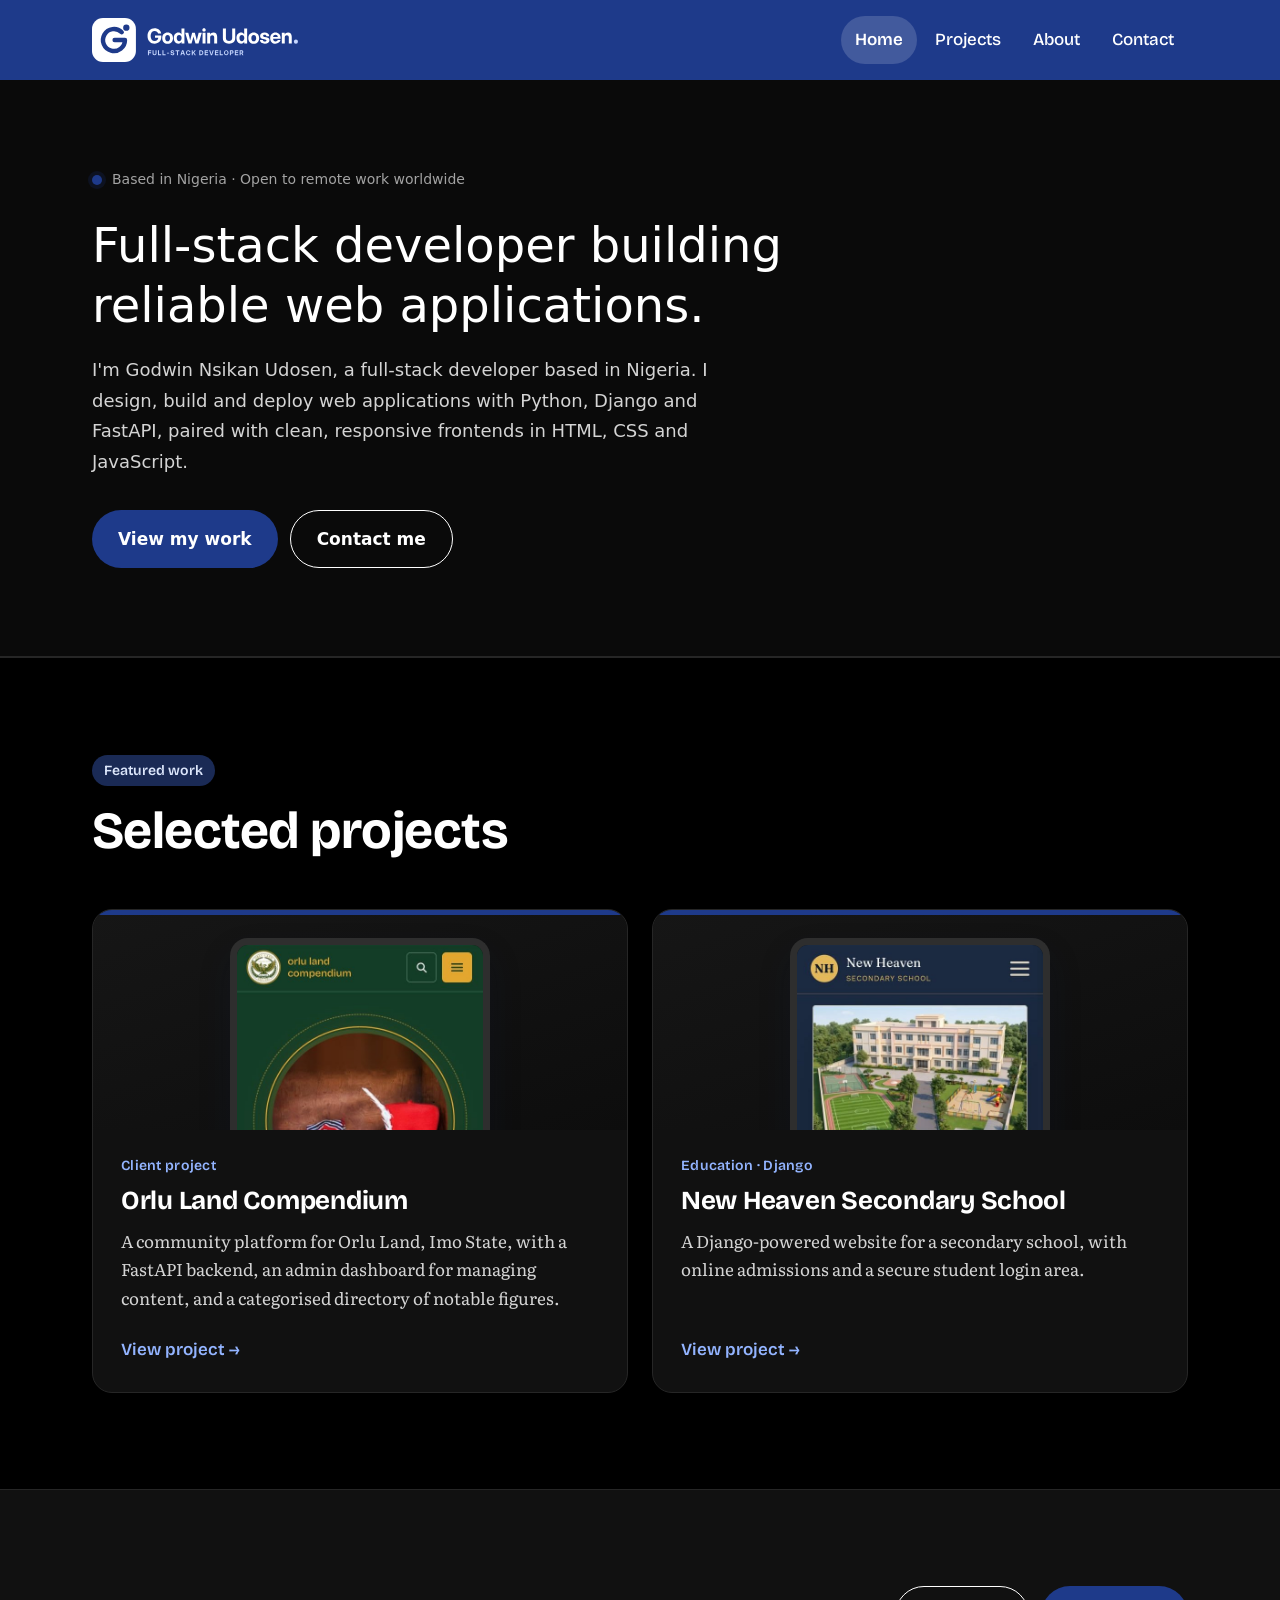
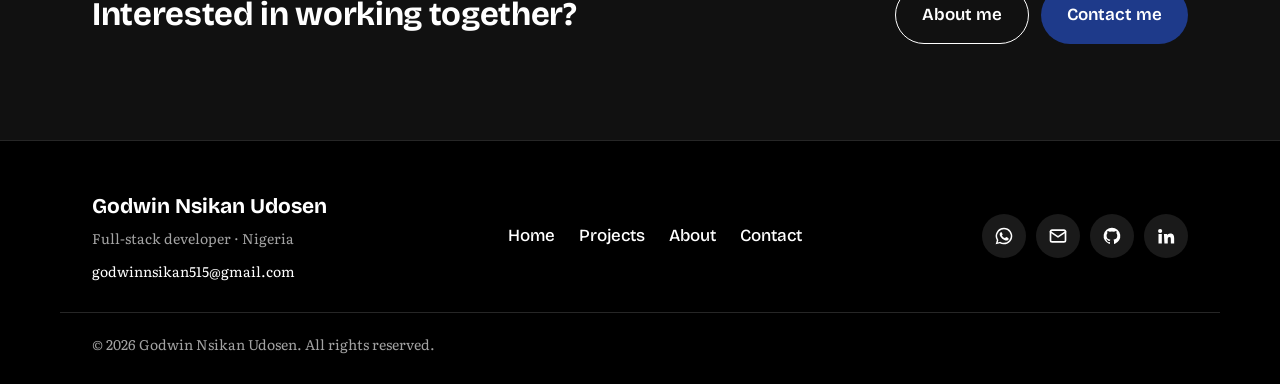
<file: index.html>
<!DOCTYPE html>
<html lang="en">
<head>
  <meta charset="utf-8">
  <meta name="viewport" content="width=device-width, initial-scale=1">
  <title>Godwin Nsikan Udosen — Full-Stack Developer</title>
  <meta name="description" content="Godwin Nsikan Udosen is a full-stack developer based in Nigeria, building reliable web applications with Python, Django, HTML, CSS and JavaScript. Available for remote work.">
  <meta property="og:title" content="Godwin Nsikan Udosen — Full-Stack Developer">
  <meta property="og:description" content="Full-stack developer building reliable web applications with Python and Django. Available for remote work.">
  <meta property="og:type" content="website">
  <link rel="icon" type="image/svg+xml" href="images/logo-mark.svg">
  <link rel="apple-touch-icon" href="images/apple-touch-icon.png">
  <link rel="preconnect" href="https://fonts.googleapis.com">
  <link rel="preconnect" href="https://fonts.gstatic.com" crossorigin>
  <link href="https://fonts.googleapis.com/css2?family=Bricolage+Grotesque:opsz,wght@12..96,400;12..96,500;12..96,600;12..96,700&family=Literata:ital,opsz,wght@0,7..72,400;0,7..72,600;1,7..72,400&display=swap" rel="stylesheet">
  <link rel="stylesheet" href="styles.css">
</head>
<body>
  <a class="skip-link" href="#main">Skip to content</a>

  <header class="site-header">
    <nav class="nav container" aria-label="Main">
      <a class="logo" href="index.html"><img src="images/logo-header.svg" alt="Godwin Udosen, full-stack developer" width="306" height="64"></a>
      <div class="nav-links">
        <a href="index.html" aria-current="page">Home</a>
        <a href="projects.html">Projects</a>
        <a href="about.html">About</a>
        <a href="contact.html">Contact</a>
      </div>
      <button class="menu-toggle" type="button" aria-label="Open menu" aria-expanded="false" aria-controls="mobile-menu">
        <span></span><span></span><span></span>
      </button>
    </nav>
  </header>

  <!-- Mobile side menu -->
  <div class="menu-overlay" data-menu-close hidden></div>
  <aside id="mobile-menu" class="mobile-menu" aria-label="Mobile menu" aria-hidden="true">
    <div class="mobile-menu-top">
      <img src="images/logo-dark.svg" alt="" width="306" height="64">
      <button class="menu-close" type="button" aria-label="Close menu" data-menu-close>
        <svg viewBox="0 0 24 24" fill="none" stroke="currentColor" stroke-width="2.2" stroke-linecap="round" aria-hidden="true"><path d="M6 6l12 12M18 6L6 18"/></svg>
      </button>
    </div>
    <nav class="mobile-links" aria-label="Mobile">
      <a href="index.html" aria-current="page">Home</a>
      <a href="projects.html">Projects</a>
      <a href="about.html">About</a>
      <a href="contact.html">Contact</a>
    </nav>
    <div class="mobile-menu-bottom">
      <p>Follow me</p>
      <div class="social-links">
          <a href="https://github.com/" target="_blank" rel="noopener" aria-label="GitHub"><svg viewBox="0 0 24 24" fill="currentColor" aria-hidden="true"><path d="M12 2a10 10 0 0 0-3.2 19.5c.5.1.7-.2.7-.5v-1.7c-2.8.6-3.4-1.3-3.4-1.3-.5-1.2-1.1-1.5-1.1-1.5-.9-.6.1-.6.1-.6 1 .1 1.5 1 1.5 1 .9 1.5 2.3 1.1 2.9.8.1-.6.3-1.1.6-1.3-2.2-.3-4.6-1.1-4.6-5 0-1.1.4-2 1-2.7-.1-.3-.4-1.3.1-2.7 0 0 .8-.3 2.8 1a9.6 9.6 0 0 1 5 0c1.9-1.3 2.8-1 2.8-1 .5 1.4.2 2.4.1 2.7.6.7 1 1.6 1 2.7 0 3.9-2.4 4.7-4.6 5 .4.3.7.9.7 1.9V21c0 .3.2.6.7.5A10 10 0 0 0 12 2z"/></svg></a>
          <a href="https://www.linkedin.com/" target="_blank" rel="noopener" aria-label="LinkedIn"><svg viewBox="0 0 24 24" fill="currentColor" aria-hidden="true"><path d="M4.98 3.5a2.5 2.5 0 1 1 0 5 2.5 2.5 0 0 1 0-5zM3 9.5h4V21H3zM9.5 9.5h3.8v1.6h.1c.5-1 1.8-2 3.7-2 4 0 4.7 2.6 4.7 6V21h-4v-5.1c0-1.2 0-2.8-1.7-2.8s-2 1.3-2 2.7V21h-4z"/></svg></a>
        </div>
    </div>
  </aside>

  <main id="main">
    <section class="hero-band page-header-band">
      <div class="hero container">
      <p class="eyebrow status"><span class="dot" aria-hidden="true"></span>Based in Nigeria · Open to remote work worldwide</p>
      <h1>Full-stack developer building reliable web applications.</h1>
      <p class="lead">I'm Godwin Nsikan Udosen, a full-stack developer based in Nigeria. I design, build and deploy web applications with Python, Django and FastAPI, paired with clean, responsive frontends in HTML, CSS and JavaScript.</p>
      <div class="actions">
        <a class="btn btn-accent" href="projects.html">View my work</a>
        <a class="btn btn-outline" href="contact.html">Contact me</a>
      </div>
      </div>
    </section>

    <section class="section bordered">
      <div class="container">
        <p class="section-label">Featured work</p>
        <h2>Selected projects</h2>
        <div class="cards">
          <a class="card" href="projects.html#orlu">
            <div class="card-media media-green"><img src="images/orlu.jpg" alt="" width="540" height="1056" loading="lazy"></div>
            <p class="project-kind">Client project</p>
            <h3>Orlu Land Compendium</h3>
            <p>A community platform for Orlu Land, Imo State, with a FastAPI backend, an admin dashboard for managing content, and a categorised directory of notable figures.</p>
            <span class="card-more">View project →</span>
          </a>
          <a class="card" href="projects.html#newheaven">
            <div class="card-media media-navy"><img src="images/newheaven.jpg" alt="" width="540" height="1056" loading="lazy"></div>
            <p class="project-kind">Education · Django</p>
            <h3>New Heaven Secondary School</h3>
            <p>A Django-powered website for a secondary school, with online admissions and a secure student login area.</p>
            <span class="card-more">View project →</span>
          </a>
        </div>
      </div>
    </section>

    <section class="section amber-band">
      <div class="container cta-row">
        <h2>Interested in working together?</h2>
        <div class="actions no-top">
          <a class="btn btn-outline" href="about.html">About me</a>
          <a class="btn btn-accent" href="contact.html">Contact me</a>
        </div>
      </div>
    </section>
  </main>

  <footer class="site-footer">
    <div class="container footer-top">
      <div>
        <p class="footer-name">Godwin Nsikan Udosen</p>
        <p class="footer-role">Full-stack developer · Nigeria</p>
        <p class="footer-contact"><a href="https://mail.google.com/mail/?view=cm&amp;fs=1&amp;to=godwinnsikan515@gmail.com&amp;su=Hello%20Godwin" target="_blank" rel="noopener">godwinnsikan515@gmail.com</a></p>
      </div>
      <nav class="footer-links" aria-label="Footer">
        <a href="index.html">Home</a> <a href="projects.html">Projects</a> <a href="about.html">About</a> <a href="contact.html">Contact</a>
      </nav>
      <div class="social-links">
          <a href="https://wa.me/2348138207903?text=Hello%20Godwin%2C%20I%20saw%20your%20portfolio%20and%20would%20like%20to%20talk." target="_blank" rel="noopener" aria-label="WhatsApp"><svg viewBox="0 0 24 24" fill="currentColor" aria-hidden="true"><path d="M12 2a10 10 0 0 0-8.6 15.1L2 22l5-1.3A10 10 0 1 0 12 2zm0 18.2a8.2 8.2 0 0 1-4.2-1.1l-.3-.2-3 .8.8-2.9-.2-.3A8.2 8.2 0 1 1 12 20.2zm4.5-6.1c-.2-.1-1.5-.7-1.7-.8-.2-.1-.4-.1-.6.1l-.8 1c-.1.2-.3.2-.5.1a6.7 6.7 0 0 1-3.3-2.9c-.3-.4.2-.4.7-1.4.1-.2 0-.3 0-.4l-.8-1.8c-.2-.5-.4-.4-.6-.4h-.5a1 1 0 0 0-.7.3 3 3 0 0 0-.9 2.2 5.2 5.2 0 0 0 1.1 2.7 11.8 11.8 0 0 0 4.5 4c1.7.7 2.3.8 3.2.6a2.7 2.7 0 0 0 1.8-1.2c.2-.6.2-1.1.2-1.2-.1-.1-.3-.2-.5-.3z"/></svg></a>
          <a href="https://mail.google.com/mail/?view=cm&amp;fs=1&amp;to=godwinnsikan515@gmail.com&amp;su=Hello%20Godwin" target="_blank" rel="noopener" aria-label="Email"><svg viewBox="0 0 24 24" fill="none" stroke="currentColor" stroke-width="2" stroke-linecap="round" stroke-linejoin="round" aria-hidden="true"><rect x="3" y="5" width="18" height="14" rx="2"/><path d="M3 7l9 6 9-6"/></svg></a>
          <a href="https://github.com/" target="_blank" rel="noopener" aria-label="GitHub"><svg viewBox="0 0 24 24" fill="currentColor" aria-hidden="true"><path d="M12 2a10 10 0 0 0-3.2 19.5c.5.1.7-.2.7-.5v-1.7c-2.8.6-3.4-1.3-3.4-1.3-.5-1.2-1.1-1.5-1.1-1.5-.9-.6.1-.6.1-.6 1 .1 1.5 1 1.5 1 .9 1.5 2.3 1.1 2.9.8.1-.6.3-1.1.6-1.3-2.2-.3-4.6-1.1-4.6-5 0-1.1.4-2 1-2.7-.1-.3-.4-1.3.1-2.7 0 0 .8-.3 2.8 1a9.6 9.6 0 0 1 5 0c1.9-1.3 2.8-1 2.8-1 .5 1.4.2 2.4.1 2.7.6.7 1 1.6 1 2.7 0 3.9-2.4 4.7-4.6 5 .4.3.7.9.7 1.9V21c0 .3.2.6.7.5A10 10 0 0 0 12 2z"/></svg></a>
          <a href="https://www.linkedin.com/" target="_blank" rel="noopener" aria-label="LinkedIn"><svg viewBox="0 0 24 24" fill="currentColor" aria-hidden="true"><path d="M4.98 3.5a2.5 2.5 0 1 1 0 5 2.5 2.5 0 0 1 0-5zM3 9.5h4V21H3zM9.5 9.5h3.8v1.6h.1c.5-1 1.8-2 3.7-2 4 0 4.7 2.6 4.7 6V21h-4v-5.1c0-1.2 0-2.8-1.7-2.8s-2 1.3-2 2.7V21h-4z"/></svg></a>
        </div>
    </div>
    <div class="container footer-bottom">
      <p>© <span class="year">2026</span> Godwin Nsikan Udosen. All rights reserved.</p>
    </div>
  </footer>

  <script src="main.js"></script>
</body>
</html>
</file>
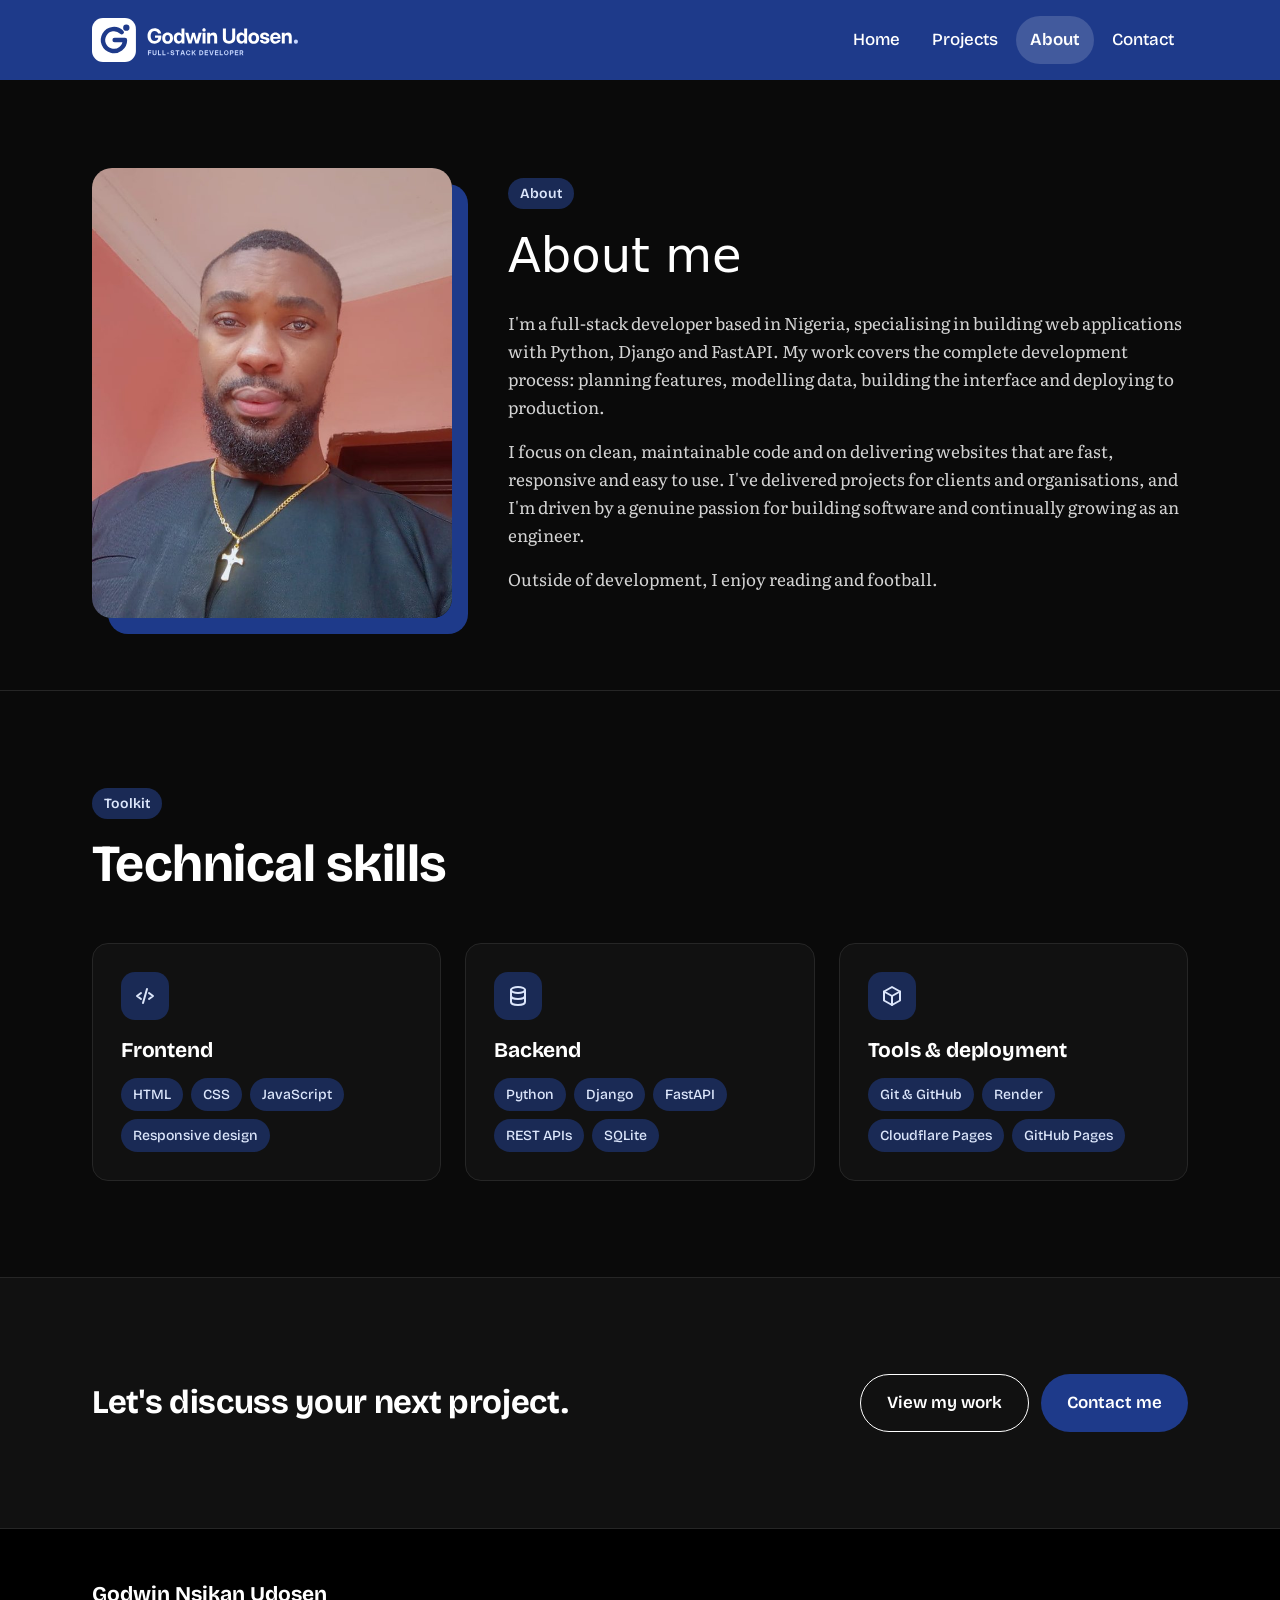
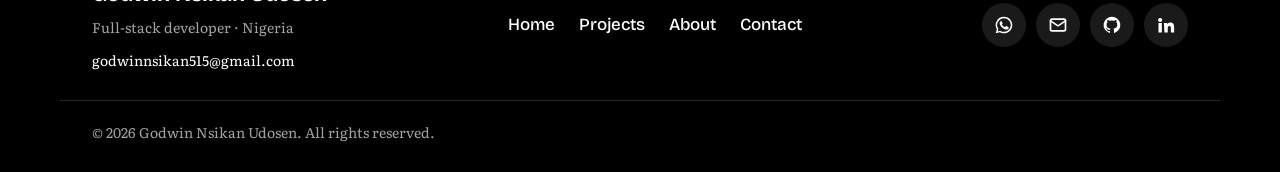
<file: about.html>
<!DOCTYPE html>
<html lang="en">
<head>
  <meta charset="utf-8">
  <meta name="viewport" content="width=device-width, initial-scale=1">
  <title>About — Godwin Nsikan Udosen</title>
  <meta name="description" content="About Godwin Nsikan Udosen, a full-stack developer based in Nigeria specialising in Python and Django.">
  <link rel="icon" type="image/svg+xml" href="images/logo-mark.svg">
  <link rel="apple-touch-icon" href="images/apple-touch-icon.png">
  <link rel="preconnect" href="https://fonts.googleapis.com">
  <link rel="preconnect" href="https://fonts.gstatic.com" crossorigin>
  <link href="https://fonts.googleapis.com/css2?family=Bricolage+Grotesque:opsz,wght@12..96,400;12..96,500;12..96,600;12..96,700&family=Literata:ital,opsz,wght@0,7..72,400;0,7..72,600;1,7..72,400&display=swap" rel="stylesheet">
  <link rel="stylesheet" href="styles.css">
</head>
<body>
  <a class="skip-link" href="#main">Skip to content</a>

  <header class="site-header">
    <nav class="nav container" aria-label="Main">
      <a class="logo" href="index.html"><img src="images/logo-header.svg" alt="Godwin Udosen, full-stack developer" width="306" height="64"></a>
      <div class="nav-links">
        <a href="index.html">Home</a>
        <a href="projects.html">Projects</a>
        <a href="about.html" aria-current="page">About</a>
        <a href="contact.html">Contact</a>
      </div>
      <button class="menu-toggle" type="button" aria-label="Open menu" aria-expanded="false" aria-controls="mobile-menu">
        <span></span><span></span><span></span>
      </button>
    </nav>
  </header>

  <!-- Mobile side menu -->
  <div class="menu-overlay" data-menu-close hidden></div>
  <aside id="mobile-menu" class="mobile-menu" aria-label="Mobile menu" aria-hidden="true">
    <div class="mobile-menu-top">
      <img src="images/logo-dark.svg" alt="" width="306" height="64">
      <button class="menu-close" type="button" aria-label="Close menu" data-menu-close>
        <svg viewBox="0 0 24 24" fill="none" stroke="currentColor" stroke-width="2.2" stroke-linecap="round" aria-hidden="true"><path d="M6 6l12 12M18 6L6 18"/></svg>
      </button>
    </div>
    <nav class="mobile-links" aria-label="Mobile">
      <a href="index.html">Home</a>
      <a href="projects.html">Projects</a>
      <a href="about.html" aria-current="page">About</a>
      <a href="contact.html">Contact</a>
    </nav>
    <div class="mobile-menu-bottom">
      <p>Follow me</p>
      <div class="social-links">
          <a href="https://github.com/" target="_blank" rel="noopener" aria-label="GitHub"><svg viewBox="0 0 24 24" fill="currentColor" aria-hidden="true"><path d="M12 2a10 10 0 0 0-3.2 19.5c.5.1.7-.2.7-.5v-1.7c-2.8.6-3.4-1.3-3.4-1.3-.5-1.2-1.1-1.5-1.1-1.5-.9-.6.1-.6.1-.6 1 .1 1.5 1 1.5 1 .9 1.5 2.3 1.1 2.9.8.1-.6.3-1.1.6-1.3-2.2-.3-4.6-1.1-4.6-5 0-1.1.4-2 1-2.7-.1-.3-.4-1.3.1-2.7 0 0 .8-.3 2.8 1a9.6 9.6 0 0 1 5 0c1.9-1.3 2.8-1 2.8-1 .5 1.4.2 2.4.1 2.7.6.7 1 1.6 1 2.7 0 3.9-2.4 4.7-4.6 5 .4.3.7.9.7 1.9V21c0 .3.2.6.7.5A10 10 0 0 0 12 2z"/></svg></a>
          <a href="https://www.linkedin.com/" target="_blank" rel="noopener" aria-label="LinkedIn"><svg viewBox="0 0 24 24" fill="currentColor" aria-hidden="true"><path d="M4.98 3.5a2.5 2.5 0 1 1 0 5 2.5 2.5 0 0 1 0-5zM3 9.5h4V21H3zM9.5 9.5h3.8v1.6h.1c.5-1 1.8-2 3.7-2 4 0 4.7 2.6 4.7 6V21h-4v-5.1c0-1.2 0-2.8-1.7-2.8s-2 1.3-2 2.7V21h-4z"/></svg></a>
        </div>
    </div>
  </aside>

  <main id="main">
    <div class="page-header-band">
    <section class="page-header container">
      <div class="about">
        <!-- To add your photo: save it as images/godwin.jpg and replace the div below with:
             <img class="photo" src="images/godwin.jpg" alt="Godwin Nsikan Udosen"> -->
        <img class="photo" src="images/godwin.jpg" alt="Godwin Nsikan Udosen" width="640" height="800">
        <div class="about-text">
          <p class="section-label">About</p>
          <h1>About me</h1>
          <p>I'm a full-stack developer based in Nigeria, specialising in building web applications with Python, Django and FastAPI. My work covers the complete development process: planning features, modelling data, building the interface and deploying to production.</p>
          <p>I focus on clean, maintainable code and on delivering websites that are fast, responsive and easy to use. I've delivered projects for clients and organisations, and I'm driven by a genuine passion for building software and continually growing as an engineer.</p>
          <p>Outside of development, I enjoy reading and football.</p>
        </div>
      </div>
    </section>
    </div>

    <section class="section white">
      <div class="container">
        <p class="section-label">Toolkit</p>
        <h2>Technical skills</h2>
        <div class="skills">
          <div class="skill-card">
            <div class="skill-icon icon-amber" aria-hidden="true"><svg viewBox="0 0 24 24" fill="none" stroke="currentColor" stroke-width="2" stroke-linecap="round" stroke-linejoin="round"><path d="M8 9l-4 3 4 3M16 9l4 3-4 3M14 5l-4 14"/></svg></div>
            <h3>Frontend</h3>
            <ul class="tags"><li>HTML</li><li>CSS</li><li>JavaScript</li><li>Responsive design</li></ul>
          </div>
          <div class="skill-card">
            <div class="skill-icon icon-green" aria-hidden="true"><svg viewBox="0 0 24 24" fill="none" stroke="currentColor" stroke-width="2" stroke-linecap="round" stroke-linejoin="round"><ellipse cx="12" cy="6" rx="7" ry="3"/><path d="M5 6v6c0 1.7 3.1 3 7 3s7-1.3 7-3V6M5 12v6c0 1.7 3.1 3 7 3s7-1.3 7-3v-6"/></svg></div>
            <h3>Backend</h3>
            <ul class="tags"><li>Python</li><li>Django</li><li>FastAPI</li><li>REST APIs</li><li>SQLite</li></ul>
          </div>
          <div class="skill-card">
            <div class="skill-icon icon-navy" aria-hidden="true"><svg viewBox="0 0 24 24" fill="none" stroke="currentColor" stroke-width="2" stroke-linecap="round" stroke-linejoin="round"><path d="M12 3l8 4.5v9L12 21l-8-4.5v-9L12 3z"/><path d="M12 12l8-4.5M12 12v9M12 12L4 7.5"/></svg></div>
            <h3>Tools &amp; deployment</h3>
            <ul class="tags"><li>Git &amp; GitHub</li><li>Render</li><li>Cloudflare Pages</li><li>GitHub Pages</li></ul>
          </div>
        </div>
      </div>
    </section>

    <section class="section amber-band">
      <div class="container cta-row">
        <h2>Let's discuss your next project.</h2>
        <div class="actions no-top">
          <a class="btn btn-outline" href="projects.html">View my work</a>
          <a class="btn btn-accent" href="contact.html">Contact me</a>
        </div>
      </div>
    </section>
  </main>

  <footer class="site-footer">
    <div class="container footer-top">
      <div>
        <p class="footer-name">Godwin Nsikan Udosen</p>
        <p class="footer-role">Full-stack developer · Nigeria</p>
        <p class="footer-contact"><a href="https://mail.google.com/mail/?view=cm&amp;fs=1&amp;to=godwinnsikan515@gmail.com&amp;su=Hello%20Godwin" target="_blank" rel="noopener">godwinnsikan515@gmail.com</a></p>
      </div>
      <nav class="footer-links" aria-label="Footer">
        <a href="index.html">Home</a> <a href="projects.html">Projects</a> <a href="about.html">About</a> <a href="contact.html">Contact</a>
      </nav>
      <div class="social-links">
          <a href="https://wa.me/2348138207903?text=Hello%20Godwin%2C%20I%20saw%20your%20portfolio%20and%20would%20like%20to%20talk." target="_blank" rel="noopener" aria-label="WhatsApp"><svg viewBox="0 0 24 24" fill="currentColor" aria-hidden="true"><path d="M12 2a10 10 0 0 0-8.6 15.1L2 22l5-1.3A10 10 0 1 0 12 2zm0 18.2a8.2 8.2 0 0 1-4.2-1.1l-.3-.2-3 .8.8-2.9-.2-.3A8.2 8.2 0 1 1 12 20.2zm4.5-6.1c-.2-.1-1.5-.7-1.7-.8-.2-.1-.4-.1-.6.1l-.8 1c-.1.2-.3.2-.5.1a6.7 6.7 0 0 1-3.3-2.9c-.3-.4.2-.4.7-1.4.1-.2 0-.3 0-.4l-.8-1.8c-.2-.5-.4-.4-.6-.4h-.5a1 1 0 0 0-.7.3 3 3 0 0 0-.9 2.2 5.2 5.2 0 0 0 1.1 2.7 11.8 11.8 0 0 0 4.5 4c1.7.7 2.3.8 3.2.6a2.7 2.7 0 0 0 1.8-1.2c.2-.6.2-1.1.2-1.2-.1-.1-.3-.2-.5-.3z"/></svg></a>
          <a href="https://mail.google.com/mail/?view=cm&amp;fs=1&amp;to=godwinnsikan515@gmail.com&amp;su=Hello%20Godwin" target="_blank" rel="noopener" aria-label="Email"><svg viewBox="0 0 24 24" fill="none" stroke="currentColor" stroke-width="2" stroke-linecap="round" stroke-linejoin="round" aria-hidden="true"><rect x="3" y="5" width="18" height="14" rx="2"/><path d="M3 7l9 6 9-6"/></svg></a>
          <a href="https://github.com/" target="_blank" rel="noopener" aria-label="GitHub"><svg viewBox="0 0 24 24" fill="currentColor" aria-hidden="true"><path d="M12 2a10 10 0 0 0-3.2 19.5c.5.1.7-.2.7-.5v-1.7c-2.8.6-3.4-1.3-3.4-1.3-.5-1.2-1.1-1.5-1.1-1.5-.9-.6.1-.6.1-.6 1 .1 1.5 1 1.5 1 .9 1.5 2.3 1.1 2.9.8.1-.6.3-1.1.6-1.3-2.2-.3-4.6-1.1-4.6-5 0-1.1.4-2 1-2.7-.1-.3-.4-1.3.1-2.7 0 0 .8-.3 2.8 1a9.6 9.6 0 0 1 5 0c1.9-1.3 2.8-1 2.8-1 .5 1.4.2 2.4.1 2.7.6.7 1 1.6 1 2.7 0 3.9-2.4 4.7-4.6 5 .4.3.7.9.7 1.9V21c0 .3.2.6.7.5A10 10 0 0 0 12 2z"/></svg></a>
          <a href="https://www.linkedin.com/" target="_blank" rel="noopener" aria-label="LinkedIn"><svg viewBox="0 0 24 24" fill="currentColor" aria-hidden="true"><path d="M4.98 3.5a2.5 2.5 0 1 1 0 5 2.5 2.5 0 0 1 0-5zM3 9.5h4V21H3zM9.5 9.5h3.8v1.6h.1c.5-1 1.8-2 3.7-2 4 0 4.7 2.6 4.7 6V21h-4v-5.1c0-1.2 0-2.8-1.7-2.8s-2 1.3-2 2.7V21h-4z"/></svg></a>
        </div>
    </div>
    <div class="container footer-bottom">
      <p>© <span class="year">2026</span> Godwin Nsikan Udosen. All rights reserved.</p>
    </div>
  </footer>

  <script src="main.js"></script>
</body>
</html>
</file>
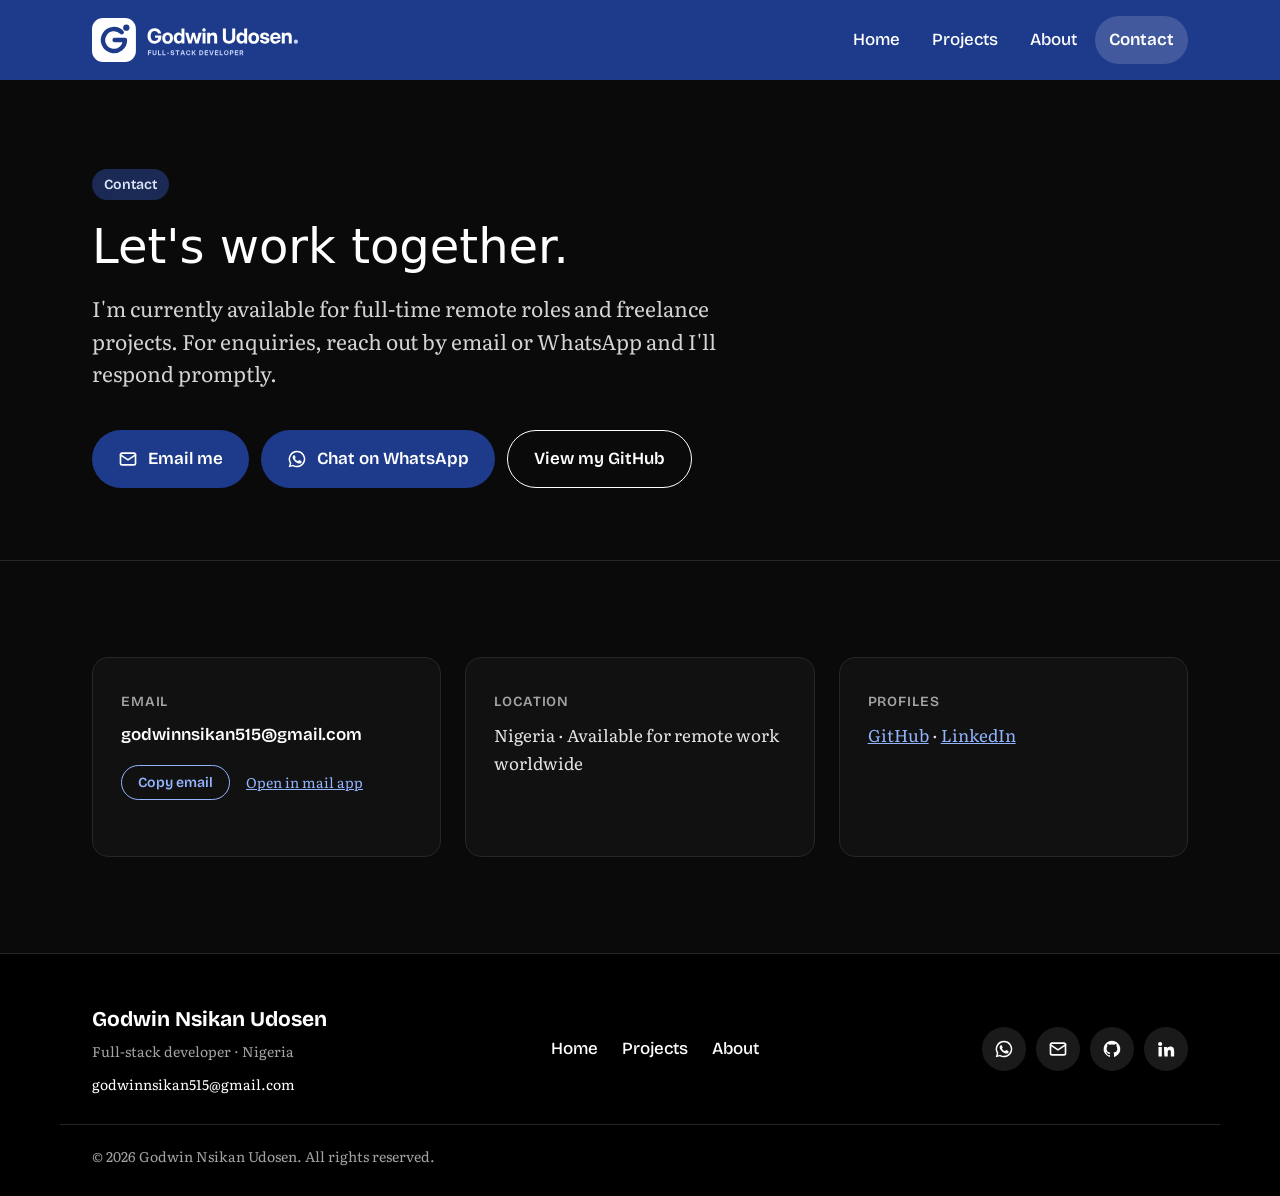
<file: contact.html>
<!DOCTYPE html>
<html lang="en">
<head>
  <meta charset="utf-8">
  <meta name="viewport" content="width=device-width, initial-scale=1">
  <title>Contact — Godwin Nsikan Udosen</title>
  <meta name="description" content="Contact Godwin Nsikan Udosen for full-time remote roles and freelance web development projects.">
  <link rel="icon" type="image/svg+xml" href="images/logo-mark.svg">
  <link rel="apple-touch-icon" href="images/apple-touch-icon.png">
  <link rel="preconnect" href="https://fonts.googleapis.com">
  <link rel="preconnect" href="https://fonts.gstatic.com" crossorigin>
  <link href="https://fonts.googleapis.com/css2?family=Bricolage+Grotesque:opsz,wght@12..96,400;12..96,500;12..96,600;12..96,700&family=Literata:ital,opsz,wght@0,7..72,400;0,7..72,600;1,7..72,400&display=swap" rel="stylesheet">
  <link rel="stylesheet" href="styles.css">
</head>
<body>
  <a class="skip-link" href="#main">Skip to content</a>

  <header class="site-header">
    <nav class="nav container" aria-label="Main">
      <a class="logo" href="index.html"><img src="images/logo-header.svg" alt="Godwin Udosen, full-stack developer" width="306" height="64"></a>
      <div class="nav-links">
        <a href="index.html">Home</a>
        <a href="projects.html">Projects</a>
        <a href="about.html">About</a>
        <a href="contact.html" aria-current="page">Contact</a>
      </div>
      <button class="menu-toggle" type="button" aria-label="Open menu" aria-expanded="false" aria-controls="mobile-menu">
        <span></span><span></span><span></span>
      </button>
    </nav>
  </header>

  <!-- Mobile side menu -->
  <div class="menu-overlay" data-menu-close hidden></div>
  <aside id="mobile-menu" class="mobile-menu" aria-label="Mobile menu" aria-hidden="true">
    <div class="mobile-menu-top">
      <img src="images/logo-dark.svg" alt="" width="306" height="64">
      <button class="menu-close" type="button" aria-label="Close menu" data-menu-close>
        <svg viewBox="0 0 24 24" fill="none" stroke="currentColor" stroke-width="2.2" stroke-linecap="round" aria-hidden="true"><path d="M6 6l12 12M18 6L6 18"/></svg>
      </button>
    </div>
    <nav class="mobile-links" aria-label="Mobile">
      <a href="index.html">Home</a>
      <a href="projects.html">Projects</a>
      <a href="about.html">About</a>
      <a href="contact.html" aria-current="page">Contact</a>
    </nav>
    <div class="mobile-menu-bottom">
      <p>Follow me</p>
      <div class="social-links">
          <a href="https://github.com/" target="_blank" rel="noopener" aria-label="GitHub"><svg viewBox="0 0 24 24" fill="currentColor" aria-hidden="true"><path d="M12 2a10 10 0 0 0-3.2 19.5c.5.1.7-.2.7-.5v-1.7c-2.8.6-3.4-1.3-3.4-1.3-.5-1.2-1.1-1.5-1.1-1.5-.9-.6.1-.6.1-.6 1 .1 1.5 1 1.5 1 .9 1.5 2.3 1.1 2.9.8.1-.6.3-1.1.6-1.3-2.2-.3-4.6-1.1-4.6-5 0-1.1.4-2 1-2.7-.1-.3-.4-1.3.1-2.7 0 0 .8-.3 2.8 1a9.6 9.6 0 0 1 5 0c1.9-1.3 2.8-1 2.8-1 .5 1.4.2 2.4.1 2.7.6.7 1 1.6 1 2.7 0 3.9-2.4 4.7-4.6 5 .4.3.7.9.7 1.9V21c0 .3.2.6.7.5A10 10 0 0 0 12 2z"/></svg></a>
          <a href="https://www.linkedin.com/" target="_blank" rel="noopener" aria-label="LinkedIn"><svg viewBox="0 0 24 24" fill="currentColor" aria-hidden="true"><path d="M4.98 3.5a2.5 2.5 0 1 1 0 5 2.5 2.5 0 0 1 0-5zM3 9.5h4V21H3zM9.5 9.5h3.8v1.6h.1c.5-1 1.8-2 3.7-2 4 0 4.7 2.6 4.7 6V21h-4v-5.1c0-1.2 0-2.8-1.7-2.8s-2 1.3-2 2.7V21h-4z"/></svg></a>
        </div>
    </div>
  </aside>

  <main id="main">
    <div class="page-header-band">
      <section class="page-header container">
        <p class="section-label">Contact</p>
        <h1>Let's work together.</h1>
        <p class="lead">I'm currently available for full-time remote roles and freelance projects. For enquiries, reach out by email or WhatsApp and I'll respond promptly.</p>
        <div class="actions">
          <a class="btn btn-accent" href="https://mail.google.com/mail/?view=cm&amp;fs=1&amp;to=godwinnsikan515@gmail.com&amp;su=Hello%20Godwin" target="_blank" rel="noopener">
            <svg class="btn-icon" viewBox="0 0 24 24" fill="none" stroke="currentColor" stroke-width="2" stroke-linecap="round" stroke-linejoin="round" aria-hidden="true"><rect x="3" y="5" width="18" height="14" rx="2"/><path d="M3 7l9 6 9-6"/></svg>
            Email me
          </a>
          <a class="btn btn-whatsapp" href="https://wa.me/2348138207903?text=Hello%20Godwin%2C%20I%20saw%20your%20portfolio%20and%20would%20like%20to%20talk." target="_blank" rel="noopener">
            <svg class="btn-icon" viewBox="0 0 24 24" fill="currentColor" aria-hidden="true"><path d="M12 2a10 10 0 0 0-8.6 15.1L2 22l5-1.3A10 10 0 1 0 12 2zm0 18.2a8.2 8.2 0 0 1-4.2-1.1l-.3-.2-3 .8.8-2.9-.2-.3A8.2 8.2 0 1 1 12 20.2zm4.5-6.1c-.2-.1-1.5-.7-1.7-.8-.2-.1-.4-.1-.6.1l-.8 1c-.1.2-.3.2-.5.1a6.7 6.7 0 0 1-3.3-2.9c-.3-.4.2-.4.7-1.4.1-.2 0-.3 0-.4l-.8-1.8c-.2-.5-.4-.4-.6-.4h-.5a1 1 0 0 0-.7.3 3 3 0 0 0-.9 2.2 5.2 5.2 0 0 0 1.1 2.7 11.8 11.8 0 0 0 4.5 4c1.7.7 2.3.8 3.2.6a2.7 2.7 0 0 0 1.8-1.2c.2-.6.2-1.1.2-1.2-.1-.1-.3-.2-.5-.3z"/></svg>
            Chat on WhatsApp
          </a>
          <!-- Replace with your GitHub profile link -->
          <a class="btn btn-outline" href="https://github.com/" target="_blank" rel="noopener">View my GitHub</a>
        </div>
      </section>
    </div>

    <section class="section white">
      <div class="container contact-cards">
        <div class="contact-card">
          <p class="mini-label">Email</p>
          <p class="email-line">godwinnsikan515@gmail.com</p>
          <div class="email-tools">
            <button type="button" class="copy-btn" data-copy="godwinnsikan515@gmail.com">Copy email</button>
            <a href="mailto:godwinnsikan515@gmail.com">Open in mail app</a>
          </div>
          <p class="copy-status" role="status" aria-live="polite"></p>
        </div>
        <div class="contact-card">
          <p class="mini-label">Location</p>
          <p>Nigeria · Available for remote work worldwide</p>
        </div>
        <div class="contact-card">
          <p class="mini-label">Profiles</p>
          <p><a href="https://github.com/" target="_blank" rel="noopener">GitHub</a> · <a href="https://www.linkedin.com/" target="_blank" rel="noopener">LinkedIn</a></p>
        </div>
      </div>
    </section>
  </main>

  <footer class="site-footer">
    <div class="container footer-top">
      <div>
        <p class="footer-name">Godwin Nsikan Udosen</p>
        <p class="footer-role">Full-stack developer · Nigeria</p>
        <p class="footer-contact"><a href="https://mail.google.com/mail/?view=cm&amp;fs=1&amp;to=godwinnsikan515@gmail.com&amp;su=Hello%20Godwin" target="_blank" rel="noopener">godwinnsikan515@gmail.com</a></p>
      </div>
      <nav class="footer-links" aria-label="Footer">
        <a href="index.html">Home</a> <a href="projects.html">Projects</a> <a href="about.html">About</a>
      </nav>
      <div class="social-links">
          <a href="https://wa.me/2348138207903?text=Hello%20Godwin%2C%20I%20saw%20your%20portfolio%20and%20would%20like%20to%20talk." target="_blank" rel="noopener" aria-label="WhatsApp"><svg viewBox="0 0 24 24" fill="currentColor" aria-hidden="true"><path d="M12 2a10 10 0 0 0-8.6 15.1L2 22l5-1.3A10 10 0 1 0 12 2zm0 18.2a8.2 8.2 0 0 1-4.2-1.1l-.3-.2-3 .8.8-2.9-.2-.3A8.2 8.2 0 1 1 12 20.2zm4.5-6.1c-.2-.1-1.5-.7-1.7-.8-.2-.1-.4-.1-.6.1l-.8 1c-.1.2-.3.2-.5.1a6.7 6.7 0 0 1-3.3-2.9c-.3-.4.2-.4.7-1.4.1-.2 0-.3 0-.4l-.8-1.8c-.2-.5-.4-.4-.6-.4h-.5a1 1 0 0 0-.7.3 3 3 0 0 0-.9 2.2 5.2 5.2 0 0 0 1.1 2.7 11.8 11.8 0 0 0 4.5 4c1.7.7 2.3.8 3.2.6a2.7 2.7 0 0 0 1.8-1.2c.2-.6.2-1.1.2-1.2-.1-.1-.3-.2-.5-.3z"/></svg></a>
          <a href="https://mail.google.com/mail/?view=cm&amp;fs=1&amp;to=godwinnsikan515@gmail.com&amp;su=Hello%20Godwin" target="_blank" rel="noopener" aria-label="Email"><svg viewBox="0 0 24 24" fill="none" stroke="currentColor" stroke-width="2" stroke-linecap="round" stroke-linejoin="round" aria-hidden="true"><rect x="3" y="5" width="18" height="14" rx="2"/><path d="M3 7l9 6 9-6"/></svg></a>
          <a href="https://github.com/" target="_blank" rel="noopener" aria-label="GitHub"><svg viewBox="0 0 24 24" fill="currentColor" aria-hidden="true"><path d="M12 2a10 10 0 0 0-3.2 19.5c.5.1.7-.2.7-.5v-1.7c-2.8.6-3.4-1.3-3.4-1.3-.5-1.2-1.1-1.5-1.1-1.5-.9-.6.1-.6.1-.6 1 .1 1.5 1 1.5 1 .9 1.5 2.3 1.1 2.9.8.1-.6.3-1.1.6-1.3-2.2-.3-4.6-1.1-4.6-5 0-1.1.4-2 1-2.7-.1-.3-.4-1.3.1-2.7 0 0 .8-.3 2.8 1a9.6 9.6 0 0 1 5 0c1.9-1.3 2.8-1 2.8-1 .5 1.4.2 2.4.1 2.7.6.7 1 1.6 1 2.7 0 3.9-2.4 4.7-4.6 5 .4.3.7.9.7 1.9V21c0 .3.2.6.7.5A10 10 0 0 0 12 2z"/></svg></a>
          <a href="https://www.linkedin.com/" target="_blank" rel="noopener" aria-label="LinkedIn"><svg viewBox="0 0 24 24" fill="currentColor" aria-hidden="true"><path d="M4.98 3.5a2.5 2.5 0 1 1 0 5 2.5 2.5 0 0 1 0-5zM3 9.5h4V21H3zM9.5 9.5h3.8v1.6h.1c.5-1 1.8-2 3.7-2 4 0 4.7 2.6 4.7 6V21h-4v-5.1c0-1.2 0-2.8-1.7-2.8s-2 1.3-2 2.7V21h-4z"/></svg></a>
        </div>
    </div>
    <div class="container footer-bottom">
      <p>© <span class="year">2026</span> Godwin Nsikan Udosen. All rights reserved.</p>
    </div>
  </footer>

  <script src="main.js"></script>
</body>
</html>
</file>
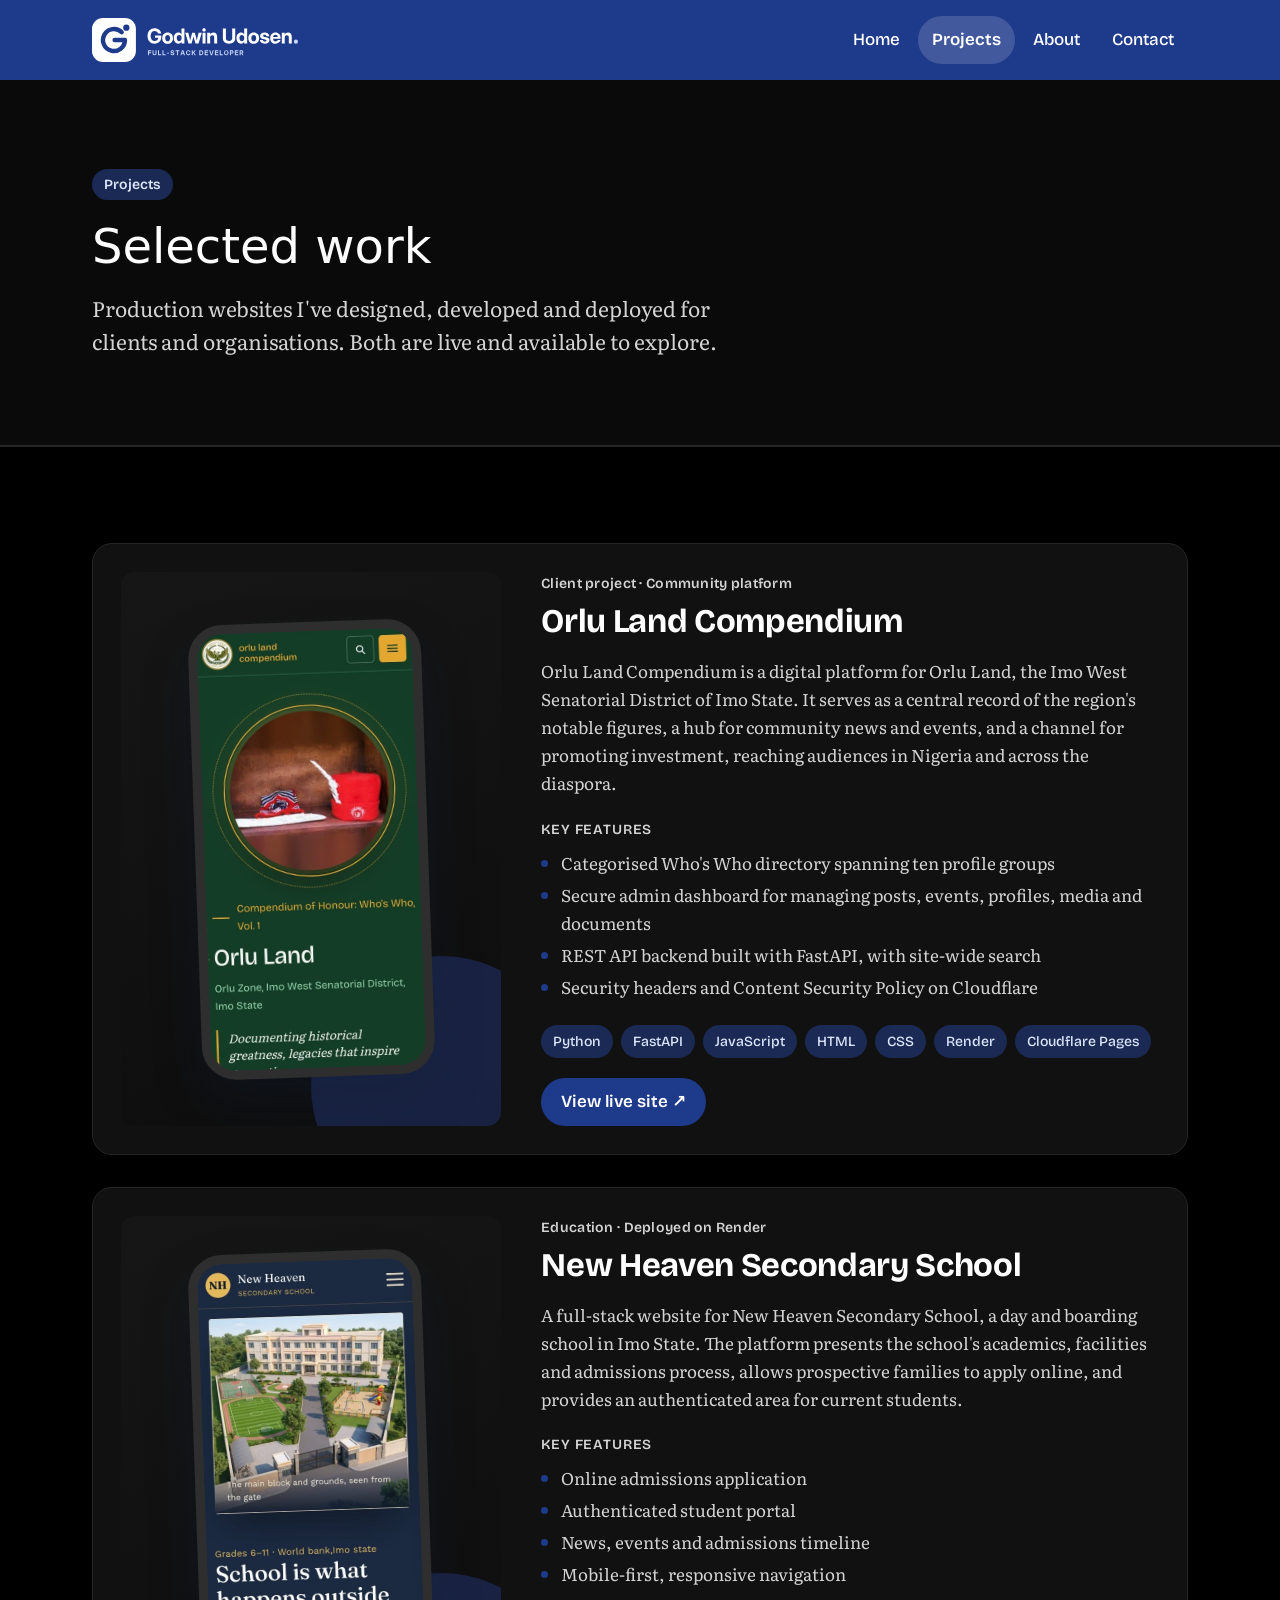
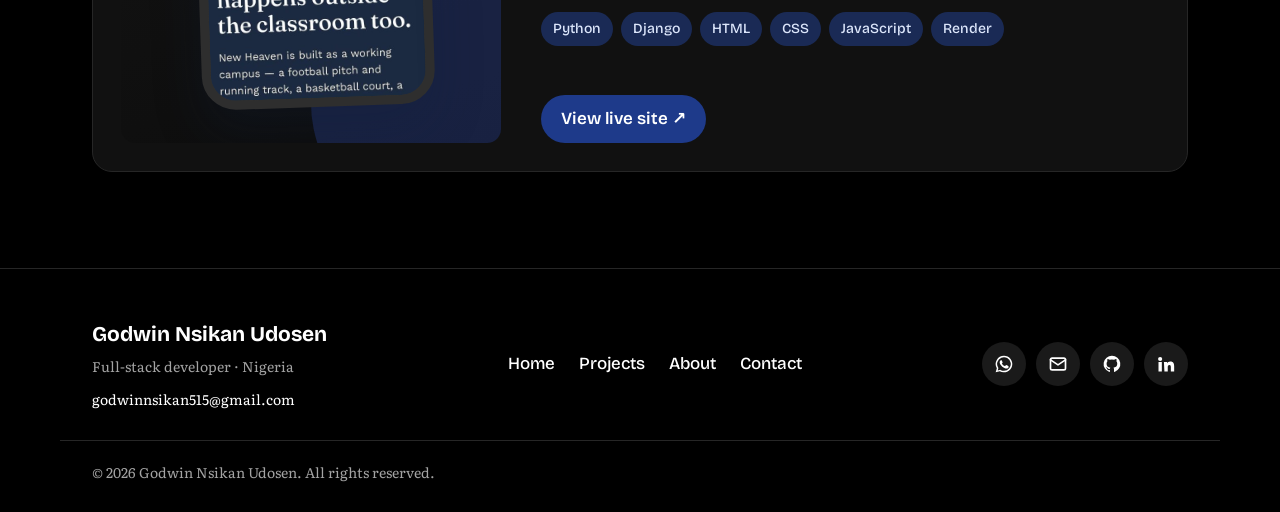
<file: projects.html>
<!DOCTYPE html>
<html lang="en">
<head>
  <meta charset="utf-8">
  <meta name="viewport" content="width=device-width, initial-scale=1">
  <title>Projects — Godwin Nsikan Udosen</title>
  <meta name="description" content="Selected full-stack projects by Godwin Nsikan Udosen, including a client community platform and a Django-powered school website.">
  <link rel="icon" type="image/svg+xml" href="images/logo-mark.svg">
  <link rel="apple-touch-icon" href="images/apple-touch-icon.png">
  <link rel="preconnect" href="https://fonts.googleapis.com">
  <link rel="preconnect" href="https://fonts.gstatic.com" crossorigin>
  <link href="https://fonts.googleapis.com/css2?family=Bricolage+Grotesque:opsz,wght@12..96,400;12..96,500;12..96,600;12..96,700&family=Literata:ital,opsz,wght@0,7..72,400;0,7..72,600;1,7..72,400&display=swap" rel="stylesheet">
  <link rel="stylesheet" href="styles.css">
</head>
<body>
  <a class="skip-link" href="#main">Skip to content</a>

  <header class="site-header">
    <nav class="nav container" aria-label="Main">
      <a class="logo" href="index.html"><img src="images/logo-header.svg" alt="Godwin Udosen, full-stack developer" width="306" height="64"></a>
      <div class="nav-links">
        <a href="index.html">Home</a>
        <a href="projects.html" aria-current="page">Projects</a>
        <a href="about.html">About</a>
        <a href="contact.html">Contact</a>
      </div>
      <button class="menu-toggle" type="button" aria-label="Open menu" aria-expanded="false" aria-controls="mobile-menu">
        <span></span><span></span><span></span>
      </button>
    </nav>
  </header>

  <!-- Mobile side menu -->
  <div class="menu-overlay" data-menu-close hidden></div>
  <aside id="mobile-menu" class="mobile-menu" aria-label="Mobile menu" aria-hidden="true">
    <div class="mobile-menu-top">
      <img src="images/logo-dark.svg" alt="" width="306" height="64">
      <button class="menu-close" type="button" aria-label="Close menu" data-menu-close>
        <svg viewBox="0 0 24 24" fill="none" stroke="currentColor" stroke-width="2.2" stroke-linecap="round" aria-hidden="true"><path d="M6 6l12 12M18 6L6 18"/></svg>
      </button>
    </div>
    <nav class="mobile-links" aria-label="Mobile">
      <a href="index.html">Home</a>
      <a href="projects.html" aria-current="page">Projects</a>
      <a href="about.html">About</a>
      <a href="contact.html">Contact</a>
    </nav>
    <div class="mobile-menu-bottom">
      <p>Follow me</p>
      <div class="social-links">
          <a href="https://github.com/" target="_blank" rel="noopener" aria-label="GitHub"><svg viewBox="0 0 24 24" fill="currentColor" aria-hidden="true"><path d="M12 2a10 10 0 0 0-3.2 19.5c.5.1.7-.2.7-.5v-1.7c-2.8.6-3.4-1.3-3.4-1.3-.5-1.2-1.1-1.5-1.1-1.5-.9-.6.1-.6.1-.6 1 .1 1.5 1 1.5 1 .9 1.5 2.3 1.1 2.9.8.1-.6.3-1.1.6-1.3-2.2-.3-4.6-1.1-4.6-5 0-1.1.4-2 1-2.7-.1-.3-.4-1.3.1-2.7 0 0 .8-.3 2.8 1a9.6 9.6 0 0 1 5 0c1.9-1.3 2.8-1 2.8-1 .5 1.4.2 2.4.1 2.7.6.7 1 1.6 1 2.7 0 3.9-2.4 4.7-4.6 5 .4.3.7.9.7 1.9V21c0 .3.2.6.7.5A10 10 0 0 0 12 2z"/></svg></a>
          <a href="https://www.linkedin.com/" target="_blank" rel="noopener" aria-label="LinkedIn"><svg viewBox="0 0 24 24" fill="currentColor" aria-hidden="true"><path d="M4.98 3.5a2.5 2.5 0 1 1 0 5 2.5 2.5 0 0 1 0-5zM3 9.5h4V21H3zM9.5 9.5h3.8v1.6h.1c.5-1 1.8-2 3.7-2 4 0 4.7 2.6 4.7 6V21h-4v-5.1c0-1.2 0-2.8-1.7-2.8s-2 1.3-2 2.7V21h-4z"/></svg></a>
        </div>
    </div>
  </aside>

  <main id="main">
    <div class="page-header-band">
    <section class="page-header container">
      <p class="section-label">Projects</p>
      <h1>Selected work</h1>
      <p class="lead">Production websites I've designed, developed and deployed for clients and organisations. Both are live and available to explore.</p>
    </section>
    </div>

    <section class="section bordered">
      <div class="container projects">
        <article class="project" id="orlu">
          <div class="project-media media-green">
            <div class="phone"><img src="images/orlu.jpg" alt="Orlu Land Compendium home page on a phone" width="540" height="1056" loading="lazy"></div>
          </div>
          <div class="project-body">
            <p class="project-kind">Client project · Community platform</p>
            <h2 class="project-title">Orlu Land Compendium</h2>
            <p>Orlu Land Compendium is a digital platform for Orlu Land, the Imo West Senatorial District of Imo State. It serves as a central record of the region's notable figures, a hub for community news and events, and a channel for promoting investment, reaching audiences in Nigeria and across the diaspora.</p>
            <p class="mini-label">Key features</p>
            <ul>
              <li>Categorised Who's Who directory spanning ten profile groups</li>
              <li>Secure admin dashboard for managing posts, events, profiles, media and documents</li>
              <li>REST API backend built with FastAPI, with site-wide search</li>
              <li>Security headers and Content Security Policy on Cloudflare</li>
            </ul>
            <ul class="tags" aria-label="Tech used">
              <li>Python</li><li>FastAPI</li><li>JavaScript</li><li>HTML</li><li>CSS</li><li>Render</li><li>Cloudflare Pages</li>
            </ul>
            <a class="link" href="https://www.orlulandcompendium.com" target="_blank" rel="noopener">View live site ↗</a>
          </div>
        </article>

        <article class="project" id="newheaven">
          <div class="project-media media-navy">
            <div class="phone"><img src="images/newheaven.jpg" alt="New Heaven Secondary School home page on a phone" width="540" height="1056" loading="lazy"></div>
          </div>
          <div class="project-body">
            <p class="project-kind">Education · Deployed on Render</p>
            <h2 class="project-title">New Heaven Secondary School</h2>
            <p>A full-stack website for New Heaven Secondary School, a day and boarding school in Imo State. The platform presents the school's academics, facilities and admissions process, allows prospective families to apply online, and provides an authenticated area for current students.</p>
            <p class="mini-label">Key features</p>
            <ul>
              <li>Online admissions application</li>
              <li>Authenticated student portal</li>
              <li>News, events and admissions timeline</li>
              <li>Mobile-first, responsive navigation</li>
            </ul>
            <ul class="tags" aria-label="Tech used">
              <li>Python</li><li>Django</li><li>HTML</li><li>CSS</li><li>JavaScript</li><li>Render</li>
            </ul>
            <a class="link" href="https://nsikan-godwin.onrender.com" target="_blank" rel="noopener">View live site ↗</a>
          </div>
        </article>
      </div>
    </section>
  </main>

  <footer class="site-footer">
    <div class="container footer-top">
      <div>
        <p class="footer-name">Godwin Nsikan Udosen</p>
        <p class="footer-role">Full-stack developer · Nigeria</p>
        <p class="footer-contact"><a href="https://mail.google.com/mail/?view=cm&amp;fs=1&amp;to=godwinnsikan515@gmail.com&amp;su=Hello%20Godwin" target="_blank" rel="noopener">godwinnsikan515@gmail.com</a></p>
      </div>
      <nav class="footer-links" aria-label="Footer">
        <a href="index.html">Home</a> <a href="projects.html">Projects</a> <a href="about.html">About</a> <a href="contact.html">Contact</a>
      </nav>
      <div class="social-links">
          <a href="https://wa.me/2348138207903?text=Hello%20Godwin%2C%20I%20saw%20your%20portfolio%20and%20would%20like%20to%20talk." target="_blank" rel="noopener" aria-label="WhatsApp"><svg viewBox="0 0 24 24" fill="currentColor" aria-hidden="true"><path d="M12 2a10 10 0 0 0-8.6 15.1L2 22l5-1.3A10 10 0 1 0 12 2zm0 18.2a8.2 8.2 0 0 1-4.2-1.1l-.3-.2-3 .8.8-2.9-.2-.3A8.2 8.2 0 1 1 12 20.2zm4.5-6.1c-.2-.1-1.5-.7-1.7-.8-.2-.1-.4-.1-.6.1l-.8 1c-.1.2-.3.2-.5.1a6.7 6.7 0 0 1-3.3-2.9c-.3-.4.2-.4.7-1.4.1-.2 0-.3 0-.4l-.8-1.8c-.2-.5-.4-.4-.6-.4h-.5a1 1 0 0 0-.7.3 3 3 0 0 0-.9 2.2 5.2 5.2 0 0 0 1.1 2.7 11.8 11.8 0 0 0 4.5 4c1.7.7 2.3.8 3.2.6a2.7 2.7 0 0 0 1.8-1.2c.2-.6.2-1.1.2-1.2-.1-.1-.3-.2-.5-.3z"/></svg></a>
          <a href="https://mail.google.com/mail/?view=cm&amp;fs=1&amp;to=godwinnsikan515@gmail.com&amp;su=Hello%20Godwin" target="_blank" rel="noopener" aria-label="Email"><svg viewBox="0 0 24 24" fill="none" stroke="currentColor" stroke-width="2" stroke-linecap="round" stroke-linejoin="round" aria-hidden="true"><rect x="3" y="5" width="18" height="14" rx="2"/><path d="M3 7l9 6 9-6"/></svg></a>
          <a href="https://github.com/" target="_blank" rel="noopener" aria-label="GitHub"><svg viewBox="0 0 24 24" fill="currentColor" aria-hidden="true"><path d="M12 2a10 10 0 0 0-3.2 19.5c.5.1.7-.2.7-.5v-1.7c-2.8.6-3.4-1.3-3.4-1.3-.5-1.2-1.1-1.5-1.1-1.5-.9-.6.1-.6.1-.6 1 .1 1.5 1 1.5 1 .9 1.5 2.3 1.1 2.9.8.1-.6.3-1.1.6-1.3-2.2-.3-4.6-1.1-4.6-5 0-1.1.4-2 1-2.7-.1-.3-.4-1.3.1-2.7 0 0 .8-.3 2.8 1a9.6 9.6 0 0 1 5 0c1.9-1.3 2.8-1 2.8-1 .5 1.4.2 2.4.1 2.7.6.7 1 1.6 1 2.7 0 3.9-2.4 4.7-4.6 5 .4.3.7.9.7 1.9V21c0 .3.2.6.7.5A10 10 0 0 0 12 2z"/></svg></a>
          <a href="https://www.linkedin.com/" target="_blank" rel="noopener" aria-label="LinkedIn"><svg viewBox="0 0 24 24" fill="currentColor" aria-hidden="true"><path d="M4.98 3.5a2.5 2.5 0 1 1 0 5 2.5 2.5 0 0 1 0-5zM3 9.5h4V21H3zM9.5 9.5h3.8v1.6h.1c.5-1 1.8-2 3.7-2 4 0 4.7 2.6 4.7 6V21h-4v-5.1c0-1.2 0-2.8-1.7-2.8s-2 1.3-2 2.7V21h-4z"/></svg></a>
        </div>
    </div>
    <div class="container footer-bottom">
      <p>© <span class="year">2026</span> Godwin Nsikan Udosen. All rights reserved.</p>
    </div>
  </footer>

  <script src="main.js"></script>
</body>
</html>
</file>
<file: styles.css>
/* =========================================================
   Godwin Nsikan Udosen — Portfolio
   Palette: deep navy · emerald green · warm amber · off-white
   Change the colors here to re-theme the whole site.
   ========================================================= */
:root {
  /* PALETTE: Three colors: Blue + Navy + White (primary #1E3A8A, accent #1E3A8A, white)
     1. Emerald green  #1E3A8A  (with deep shade #0F1E3D for text, light tint #EEF4FF)
     2. Amber          #1E3A8A  (with light tint #EEF4FF)
     3. White          #FFFFFF
     Every color below is one of these three or a tint/shade of it. */

  /* Base */
  --bg: #FFFFFF;          /* warm off-white page background */
  --surface: #FFFFFF;     /* cards */
  --line: #DCE6FB;        /* borders */
  --placeholder: #EEF4FF;

  /* Navy (dark sections + headings) */
  --navy: #0F1E3D;
  --navy-2: #0F1E3D;
  --navy-line: #0F1E3D;

  /* Text */
  --ink: #0F1E3D;
  --text: #0F1E3D;
  --muted: #0F1E3D;
  --on-dark: #FFFFFF;
  --on-dark-soft: #D5E2FD;

  /* Emerald (primary) */
  --green: #1E3A8A;
  --green-dark: #0F1E3D;
  --green-tint: #EEF4FF;

  /* Former accent: now mapped to green */
  --amber: #1E3A8A;      /* accent: light gray (replaces amber) */
  --amber-dark: #1E3A8A;
  --amber-tint: #EEF4FF;

  /* Typography matched to the Orlu Land Compendium project */
  --font-head: "Bricolage Grotesque", "Segoe UI", system-ui, sans-serif;
  --font-body: "Literata", Georgia, "Times New Roman", serif;
  --font-mono: var(--font-head); /* small labels use the display font */

  /* Type scale (same steps as Orlu Land Compendium) */
  --step--1: 0.875rem;
  --step-0: 1.0625rem;
  --step-1: 1.3125rem;
  --step-2: 1.625rem;
  --step-3: 2.0625rem;
  --step-4: clamp(2.25rem, 1.6rem + 2.6vw, 3.25rem);
  --step-5: clamp(2.75rem, 1.6rem + 5.2vw, 5.5rem);
  --radius: 20px;
}

/* ===== Base ===== */
*, *::before, *::after { box-sizing: border-box; }
html { scroll-behavior: smooth; }
body {
  margin: 0;
  background: var(--bg);
  color: var(--ink);
  font-family: var(--font-body);
  font-size: var(--step-0);
  line-height: 1.65;
  text-rendering: optimizeLegibility;
  -webkit-font-smoothing: antialiased;
}
img { max-width: 100%; display: block; }
a { color: var(--green); }
a:hover { color: var(--green-dark); }
h1, h2, h3 { font-family: var(--font-head); font-weight: 700; margin: 0; line-height: 1.15; letter-spacing: -0.01em; text-wrap: balance; color: var(--ink); }
h2 { font-size: var(--step-4); margin-bottom: 48px; }
p { margin: 0 0 16px; }
.accent { color: var(--green); }
.container { max-width: 1160px; margin: 0 auto; padding: 0 32px; }

.skip-link {
  position: absolute; left: 16px; top: -60px;
  background: var(--navy); color: #fff; padding: 10px 16px; border-radius: 8px; z-index: 100;
}
.skip-link:focus { top: 16px; }
:focus-visible { outline: 3px solid var(--amber); outline-offset: 3px; }

/* ===== Buttons ===== */
.btn {
  display: inline-block; padding: 14px 26px; border-radius: 999px;
  font-weight: 600; text-decoration: none;
  transition: transform .15s ease, background .15s ease, color .15s ease, border-color .15s ease;
}
.btn:hover { transform: translateY(-2px); }
.btn-sm { padding: 10px 18px; font-weight: 500; }

.btn-accent, .btn-dark { background: var(--green); color: #fff; }
.btn-accent:hover, .btn-dark:hover { background: var(--green-dark); color: #fff; }
.btn-outline { border: 1.5px solid var(--navy); color: var(--navy); }
.btn-outline:hover { background: var(--navy); color: #fff; }

.btn-amber, .btn-light { background: var(--amber); color: var(--navy); }
.btn-amber:hover, .btn-light:hover { background: var(--amber-dark); color: var(--navy); }
.btn-outline-light { border: 1.5px solid rgba(255,255,255,.7); color: #fff; }
.btn-outline-light:hover { background: #fff; color: var(--navy); border-color: #fff; }

.actions { display: flex; flex-wrap: wrap; gap: 12px; margin-top: 40px; }
.actions.no-top { margin-top: 0; }

/* ===== Header ===== */
.site-header {
  position: sticky; top: 0; z-index: 50;
  background: rgba(255, 255, 255, 0.92);
  backdrop-filter: blur(8px);
  border-bottom: 1px solid var(--line);
}
.nav { display: flex; flex-wrap: wrap; align-items: center; justify-content: space-between; gap: 12px; padding-top: 16px; padding-bottom: 16px; }
.logo { font-family: var(--font-head); font-weight: 700; font-size: 20px; color: var(--navy); text-decoration: none; }
.logo:hover { color: var(--navy); }
.logo .accent { color: var(--amber-dark); }
.nav-links { display: flex; flex-wrap: wrap; align-items: center; gap: 4px; }
.nav-links a:not(.btn) { padding: 10px 14px; color: var(--navy); text-decoration: none; font-weight: 500; border-radius: 999px; }
.nav-links a:not(.btn):hover { background: var(--green-tint); color: var(--green-dark); }
.nav-links a[aria-current="page"]:not(.btn) { background: var(--green-tint); color: var(--green-dark); font-weight: 600; }
.nav-links a.btn[aria-current="page"] { background: var(--navy); color: #fff; }

/* ===== Hero (home, dark navy band) ===== */
.hero-band {
  background:
    radial-gradient(circle at 85% 20%, rgba(30,58,138,.16), transparent 40%),
    radial-gradient(circle at 10% 90%, rgba(30,58,138,.35), transparent 45%),
    var(--navy);
  color: var(--on-dark);
}
.hero { padding-top: 112px; padding-bottom: 112px; }
.hero h1 { color: #fff; font-size: var(--step-5); line-height: 1.05; letter-spacing: -0.015em; max-width: 1000px; }
.hero h1 .accent { color: var(--amber); }
.hero .lead { color: var(--on-dark-soft); }
.eyebrow { font-family: var(--font-head); font-weight: 500; font-size: var(--step--1); letter-spacing: .02em; margin-bottom: 24px; }
.hero .eyebrow { color: var(--on-dark-soft); }
.status { display: flex; align-items: center; gap: 10px; }
.dot { width: 10px; height: 10px; border-radius: 50%; background: #1E3A8A; box-shadow: 0 0 0 4px rgba(30,58,138,.2); }
.lead { font-size: var(--step-1); line-height: 1.55; color: var(--text); max-width: 680px; margin-top: 32px; }

/* ===== Page headers (inner pages, soft green band) ===== */
.page-header-band { background: var(--green-tint); border-bottom: 1px solid #D5E2FD; }
.page-header { padding-top: 88px; padding-bottom: 72px; }
.page-header h1 { font-size: var(--step-5); line-height: 1.05; letter-spacing: -0.015em; margin-bottom: 8px; }
.page-header .lead { margin-top: 16px; }

/* ===== Sections ===== */
.section { padding: 96px 0; }
.bordered { border-top: 1px solid var(--line); }
.white { background: var(--surface); }
.amber-band { background: var(--amber-tint); border-top: 1px solid #D5E2FD; }
.section-label {
  display: inline-block; font-family: var(--font-head); font-size: var(--step--1); font-weight: 600;
  color: var(--green-dark); background: var(--green-tint);
  padding: 4px 12px; border-radius: 999px; margin-bottom: 16px;
}
.page-header-band .section-label { background: #fff; }

/* ===== Home: project cards ===== */
.cards { display: grid; grid-template-columns: repeat(auto-fit, minmax(300px, 1fr)); gap: 24px; }
.card {
  display: flex; flex-direction: column;
  background: var(--surface); border: 1px solid var(--line); border-radius: var(--radius);
  padding: 28px; color: var(--ink); text-decoration: none; position: relative; overflow: hidden;
  transition: box-shadow .2s ease, transform .2s ease, border-color .2s ease;
}
.card::before {
  content: ""; position: absolute; inset: 0 0 auto 0; height: 5px;
  background: linear-gradient(90deg, var(--green), var(--amber));
}
.card:hover { color: var(--ink); border-color: var(--green); box-shadow: 0 16px 40px rgba(15,30,61,.08); transform: translateY(-3px); }
.card h3 { font-size: var(--step-2); margin-bottom: 12px; }
.card p:not(.project-kind) { color: var(--text); }
.card-more { margin-top: auto; padding-top: 8px; font-weight: 600; color: var(--green); }

/* ===== Projects ===== */
.projects { display: flex; flex-direction: column; gap: 32px; }
.project {
  background: var(--surface); border: 1px solid var(--line); border-radius: var(--radius);
  padding: 28px; display: flex; flex-wrap: wrap; gap: 40px;
  transition: box-shadow .2s ease, transform .2s ease;
}
.project:hover { box-shadow: 0 16px 40px rgba(15,30,61,.08); transform: translateY(-2px); }
.project-img { flex: 1 1 380px; min-width: 0; aspect-ratio: 16 / 10; border-radius: 12px; object-fit: cover; object-position: top; }
.project-body { flex: 999 1 420px; min-width: 0; display: flex; flex-direction: column; }
.project-kind {
  font-family: var(--font-head); font-weight: 600; font-size: var(--step--1); letter-spacing: .02em; color: #1E3A8A; margin-bottom: 8px;
}
.project h3, .project-title { font-size: var(--step-3); margin-bottom: 16px; }
.project-body > p { color: var(--text); }
.mini-label { font-family: var(--font-head); font-size: var(--step--1); font-weight: 600; text-transform: uppercase; letter-spacing: .06em; color: var(--muted); margin: 4px 0 8px; }
.project-body > ul:not(.tags) { margin: 0 0 20px; padding-left: 20px; font-size: var(--step-0); }
.project-body > ul:not(.tags) li { margin-bottom: 4px; }
.project-body > ul:not(.tags) li::marker { color: var(--green); }
.link {
  margin-top: auto; align-self: flex-start;
  padding: 10px 20px; border-radius: 999px; background: var(--navy); color: #fff;
  font-weight: 600; text-decoration: none;
}
.link:hover { background: var(--green); color: #fff; }

.tags { list-style: none; margin: 0 0 20px; padding: 0; display: flex; flex-wrap: wrap; gap: 8px; }
.tags li { padding: 5px 12px; background: var(--green-tint); border-radius: 999px; font-family: var(--font-head); font-size: var(--step--1); color: var(--green-dark); font-weight: 500; }
.project .tags li { font-size: var(--step--1); }

.placeholder {
  background:
    repeating-linear-gradient(45deg, transparent 0 12px, rgba(15,30,61,.03) 12px 24px),
    var(--placeholder);
  color: var(--muted);
  display: flex; align-items: center; justify-content: center; text-align: center;
  font-family: var(--font-head); font-size: var(--step--1); padding: 16px;
}

/* ===== Skills ===== */
.skills { display: grid; grid-template-columns: repeat(auto-fit, minmax(260px, 1fr)); gap: 24px; }
.skill-card { background: var(--surface); border: 1px solid var(--line); border-radius: 16px; padding: 28px; }
.skill-card h3 { font-size: var(--step-1); margin-bottom: 16px; }
.skill-card .tags { margin: 0; }
.skill-icon {
  width: 48px; height: 48px; border-radius: 14px; margin-bottom: 18px;
  display: flex; align-items: center; justify-content: center;
}
.skill-icon svg { width: 24px; height: 24px; }
.icon-amber { background: var(--amber-tint); color: #1E3A8A; }
.icon-green { background: var(--green-tint); color: var(--green); }
.icon-navy  { background: #EEF4FF; color: var(--navy); }

/* ===== About ===== */
.about { display: flex; flex-wrap: wrap; gap: 56px; align-items: center; }
.photo {
  flex: 1 1 280px; max-width: 360px; height: auto; aspect-ratio: 4 / 5; border-radius: var(--radius); object-fit: cover;
  box-shadow: 16px 16px 0 var(--amber);
}
.about-text { flex: 999 1 420px; min-width: 0; }
.about-text h1 { font-size: var(--step-4); margin-bottom: 24px; }
.about-text p:not(.section-label) { font-size: var(--step-0); color: var(--text); }

/* ===== Call-to-action row ===== */
.cta-row { display: flex; flex-wrap: wrap; align-items: center; justify-content: space-between; gap: 24px; }
.cta-row h2 { margin: 0; font-size: var(--step-3); }

/* ===== Footer (navy) ===== */
.site-footer { background: var(--navy); padding: 36px 0; }
.footer-bottom {
  display: flex; flex-wrap: wrap; justify-content: space-between; gap: 16px;
  font-size: var(--step--1); color: var(--on-dark-soft);
}
.footer-bottom p { margin: 0; }
.footer-links { display: flex; flex-wrap: wrap; gap: 20px; }
.footer-links a { color: #fff; text-decoration: none; }
.footer-links a:hover { color: var(--amber); }

/* ===== Contact page (navy) ===== */
.dark-page { background: var(--navy); }
.dark-page .site-header { background: rgba(15,30,61, 0.92); border-bottom-color: var(--navy-line); }
.dark-page .logo, .dark-page .logo:hover { color: #fff; }
.dark-page .logo .accent { color: var(--amber); }
.dark-page .nav-links a:not(.btn) { color: #fff; }
.dark-page .nav-links a:not(.btn):hover { background: var(--navy-2); color: #fff; }
.dark-page .nav-links a.btn[aria-current="page"] { background: var(--amber); color: var(--navy); }

.contact {
  color: #fff;
  background:
    radial-gradient(circle at 90% 10%, rgba(30,58,138,.14), transparent 40%),
    radial-gradient(circle at 0% 100%, rgba(30,58,138,.35), transparent 45%),
    var(--navy);
}
main.contact { min-height: calc(100vh - 74px); padding: 96px 0 48px; }
.contact h1 { color: #fff; font-size: clamp(40px, 6vw, 72px); line-height: 1.05; letter-spacing: -0.03em; max-width: 820px; }
.section-label.light { color: var(--navy); background: var(--amber); }
.lead.light { color: var(--on-dark-soft); font-size: 19px; margin-top: 24px; }
.contact a:not(.btn) { color: #fff; }
.contact a:not(.btn):hover { color: var(--amber); }
.contact-grid {
  margin-top: 72px; display: grid; grid-template-columns: repeat(auto-fit, minmax(240px, 1fr)); gap: 24px;
}
.contact-grid > div { background: var(--navy-2); border: 1px solid var(--navy-line); border-radius: 16px; padding: 24px; color: #EEF4FF; }
.contact-grid p:last-child { margin: 0; }
.mini-label.light { color: var(--amber); }
.footer-bottom.dark { margin-top: 72px; padding-top: 24px; border-top: 1px solid var(--navy-line); }

/* ===== Small screens ===== */
@media (max-width: 640px) {
  .container { padding: 0 20px; }
  .hero { padding-top: 72px; padding-bottom: 72px; }
  .page-header { padding-top: 56px; padding-bottom: 48px; }
  main.contact { padding-top: 64px; }
  .section { padding: 64px 0; }
  .project { padding: 20px; gap: 24px; }
  .nav-links a:not(.btn) { padding: 8px 10px; }
  .lead { font-size: var(--step-0); }
  .photo { box-shadow: 10px 10px 0 var(--amber); }
}

@media (prefers-reduced-motion: reduce) {
  html { scroll-behavior: auto; }
  .btn, .project, .card { transition: none; }
}

/* ===== Project screenshots in phone frames ===== */
.project-media {
  flex: 1 1 380px; min-width: 0; border-radius: 14px;
  display: flex; align-items: center; justify-content: center;
  padding: 36px 24px; position: relative; overflow: hidden;
}
.media-green { background: linear-gradient(160deg, #EEF4FF, #D5E2FD); }
.media-navy  { background: linear-gradient(160deg, #EEF4FF, #D5E2FD); }
.project-media::after {
  content: ""; position: absolute; width: 260px; height: 260px; border-radius: 50%;
  right: -70px; bottom: -90px; background: rgba(30,58,138,.28);
}
.phone {
  position: relative; z-index: 1;
  width: 240px; max-width: 70%; aspect-ratio: 9 / 17.6;
  border: 9px solid var(--navy); border-radius: 34px; overflow: hidden;
  background: var(--navy);
  box-shadow: 0 24px 48px rgba(15,30,61,.25);
  transform: rotate(-2deg); transition: transform .3s ease;
}
.phone img { width: 100%; height: 100%; object-fit: cover; object-position: top; border-radius: 25px; }
.project:hover .phone { transform: rotate(0deg) translateY(-4px); }

/* Home cards: screenshot strip */
.card-media {
  margin: -28px -28px 24px; height: 220px; overflow: hidden;
  display: flex; justify-content: center; align-items: flex-start; padding-top: 28px;
}
.card-media img {
  width: 62%; max-width: 260px; height: auto; border-radius: 18px 18px 0 0;
  border: 7px solid var(--navy); border-bottom: 0;
  box-shadow: 0 16px 32px rgba(15,30,61,.2);
  transition: transform .3s ease;
}
.card:hover .card-media img { transform: translateY(-6px); }

@media (prefers-reduced-motion: reduce) {
  .phone, .card-media img { transition: none; transform: none; }
}

/* ===== Logo ===== */
.logo { display: inline-flex; align-items: center; }
.logo img { height: 44px; width: auto; display: block; }
@media (max-width: 640px) { .logo img { height: 38px; } }

/* ===== Contact buttons: email + WhatsApp ===== */
.btn { display: inline-flex; align-items: center; gap: 10px; }
.btn-icon { width: 20px; height: 20px; flex: none; }
.btn-whatsapp { background: #1E3A8A; color: #FFFFFF; }
.btn-whatsapp:hover { background: #0F1E3D; color: #FFFFFF; }
.email-line { font-family: var(--font-head); font-size: var(--step-1); font-weight: 600; color: #fff; word-break: break-all; }
.email-tools { display: flex; flex-wrap: wrap; align-items: center; gap: 16px; }
.copy-btn {
  font-family: var(--font-head); font-size: var(--step--1); font-weight: 600; cursor: pointer;
  padding: 8px 16px; border-radius: 999px; border: 1.5px solid var(--amber);
  background: transparent; color: var(--amber);
}
.copy-btn:hover { background: var(--amber); color: var(--navy); }
.email-tools a { font-size: var(--step--1); }
.copy-status { min-height: 1.4em; margin: 8px 0 0; font-size: var(--step--1); color: var(--amber); }

/* ===== Contact page (light, matches About) ===== */
.contact-cards { display: grid; grid-template-columns: repeat(auto-fit, minmax(260px, 1fr)); gap: 24px; }
.contact-card { background: var(--bg); border: 1px solid var(--line); border-radius: 16px; padding: 28px; }
.contact-card p:last-child { margin-bottom: 0; }
.contact-card .email-line { color: var(--ink); }
.contact-card .copy-btn { border-color: var(--green); color: var(--green); }
.contact-card .copy-btn:hover { background: var(--green); color: #fff; }
.contact-card .copy-status { color: var(--green-dark); }

/* Buttons, nav and logo text use the display font (as on Orlu) */
.btn, .nav-links a, .card-more, .link, .footer-links a { font-family: var(--font-head); }

/* ===== Light hero + light footer (matches inner pages) ===== */
.hero-band { background: var(--green-tint); color: var(--ink); border-bottom: 1px solid #D5E2FD; }
.hero h1 { color: var(--ink); }
.hero h1 .accent { color: var(--green); }
.hero .lead { color: var(--text); }
.hero .eyebrow { color: var(--muted); }
.hero .dot { background: var(--green); box-shadow: 0 0 0 4px rgba(30,58,138,.18); }

.site-footer { background: var(--green-tint); border-top: 1px solid #D5E2FD; }
.site-footer .footer-bottom { color: var(--muted); }
.site-footer .footer-links a { color: var(--ink); }
.site-footer .footer-links a:hover { color: var(--green); }

.logo .accent { color: var(--amber-dark); }
.nav-links a.btn[aria-current="page"] { background: var(--green-dark); color: #fff; }

/* ===== Three-color clean-up ===== */
.btn-whatsapp { background: var(--green); color: #FFFFFF; }
.btn-whatsapp:hover { background: var(--green-dark); color: #FFFFFF; }
.section.white { background: var(--green-tint); }
.cards .card, .project, .skill-card, .contact-card { background: #FFFFFF; }
.contact-card .email-line { font-size: var(--step-0); word-break: normal; overflow-wrap: anywhere; }

/* ===== Light gray accent (replaces amber) ===== */
.amber-band { background: var(--amber-tint); border-top: 1px solid #D5E2FD; }
.amber-band h2 { color: var(--ink); }
.project-kind { color: #1E3A8A; }
.icon-amber { background: var(--amber-tint); color: #1E3A8A; }
.media-navy { background: linear-gradient(160deg, #EEF4FF, #D5E2FD); }
.card::before { background: linear-gradient(90deg, var(--green), var(--amber)); }
.logo .accent { color: var(--amber-dark); }

/* ===== Orlu-style write-up format (volume · title · place · motto · description) ===== */
.volume {
  display: inline-flex; align-items: center; gap: 12px;
  margin: 0 0 12px; color: #1E3A8A;
  font-family: var(--font-head); font-size: var(--step-0); font-weight: 600;
}
.volume::before { content: ""; width: 2rem; height: 2px; background: #1E3A8A; flex: none; }
.intro-title {
  max-width: 14ch; color: var(--ink);
  font-size: var(--step-5); font-weight: 700; line-height: 0.98; letter-spacing: -0.035em;
  margin-bottom: 14px;
}
.place {
  margin: 0 0 22px; color: var(--green);
  font-family: var(--font-head); font-size: var(--step-0); font-weight: 600;
}
.motto {
  max-width: 34ch; margin: 0 0 22px;
  padding-left: 1.25rem; border-left: 3px solid #1E3A8A;
  color: var(--ink); font-family: var(--font-body); font-size: var(--step-1);
  font-style: italic; line-height: 1.45;
}
.intro-desc { max-width: 46ch; color: var(--muted); font-size: var(--step-0); line-height: 1.55; margin: 0; }
.hero .actions { margin-top: 32px; }

/* In project cards */
.card .volume { font-size: var(--step--1); margin-bottom: 8px; }
.card .volume::before { width: 1.5rem; }
.card-title { font-size: var(--step-2); line-height: 1.1; letter-spacing: -0.02em; margin-bottom: 6px; }
.card .place { font-size: var(--step--1); margin-bottom: 16px; }
.card .motto { font-size: var(--step-0); margin-bottom: 16px; padding-left: 1rem; }
.card .card-desc { color: var(--muted); font-size: var(--step-0); line-height: 1.55; }
@media (prefers-reduced-motion: no-preference) { .intro-title { text-wrap: balance; } }
.card p.place { color: var(--green); }
.card p.volume { color: #1E3A8A; }
.card p.motto { color: var(--ink); }

/* ===== Plain hero text (no special font, normal weight) ===== */
.hero, .hero h1, .hero .lead, .hero .eyebrow, .hero .btn {
  font-family: system-ui, -apple-system, "Segoe UI", Roboto, Arial, sans-serif;
}
.hero h1 {
  font-size: clamp(2rem, 1.4rem + 2.4vw, 3rem);
  font-weight: 400;
  line-height: 1.25;
  letter-spacing: 0;
  max-width: 820px;
}
.hero .lead { font-size: 1.125rem; line-height: 1.7; margin-top: 20px; }
.hero .eyebrow { font-weight: 400; letter-spacing: 0; }
.hero { padding-top: 88px; padding-bottom: 88px; }

/* ===== Hamburger + mobile side menu ===== */
.menu-toggle {
  display: none; width: 48px; height: 48px; border: 1.5px solid #D5E2FD; border-radius: 12px;
  background: #FFFFFF; cursor: pointer; padding: 0;
  flex-direction: column; align-items: center; justify-content: center; gap: 5px;
}
.menu-toggle span { display: block; width: 22px; height: 2.5px; border-radius: 2px; background: #0F1E3D; }
.menu-toggle:hover { background: #EEF4FF; }

.menu-overlay {
  position: fixed; inset: 0; z-index: 90; background: rgba(15,30,61,.45);
  opacity: 0; transition: opacity .25s ease;
}
.menu-overlay.is-open { opacity: 1; }
.mobile-menu {
  position: fixed; top: 0; right: 0; bottom: 0; z-index: 100;
  width: min(320px, 86vw); background: #FFFFFF;
  display: flex; flex-direction: column; padding: 20px 24px 28px;
  box-shadow: -16px 0 40px rgba(15,30,61,.18);
  transform: translateX(100%); visibility: hidden;
  transition: transform .28s ease, visibility 0s linear .28s;
}
.mobile-menu.is-open { transform: translateX(0); visibility: visible; transition: transform .28s ease; }
.mobile-menu-top { display: flex; align-items: center; justify-content: space-between; gap: 12px; padding-bottom: 20px; border-bottom: 1px solid #DCE6FB; }
.mobile-menu-top img { height: 36px; width: auto; }
.menu-close { width: 44px; height: 44px; border: 0; border-radius: 12px; background: #EEF4FF; color: #0F1E3D; cursor: pointer; display: flex; align-items: center; justify-content: center; }
.menu-close svg { width: 22px; height: 22px; }
.mobile-links { display: flex; flex-direction: column; gap: 6px; padding: 24px 0; }
.mobile-links a:not(.btn) {
  font-family: var(--font-head); font-size: 1.25rem; font-weight: 600; color: #0F1E3D; text-decoration: none;
  padding: 12px 14px; border-radius: 12px;
}
.mobile-links a:not(.btn):hover, .mobile-links a[aria-current="page"]:not(.btn) { background: #EEF4FF; color: #1E3A8A; }
.mobile-links .btn { justify-content: center; margin-top: 12px; }
.mobile-menu-bottom { margin-top: auto; padding-top: 20px; border-top: 1px solid #DCE6FB; }
.mobile-menu-bottom p { margin: 0 0 12px; font-family: var(--font-head); font-size: var(--step--1); font-weight: 600; color: #0F1E3D; }
.mobile-menu .social-links a { background: #EEF4FF; color: #1E3A8A; }
.mobile-menu .social-links a:hover { background: #1E3A8A; color: #FFFFFF; }
body.menu-lock { overflow: hidden; }

@media (max-width: 768px) {
  .nav-links { display: none; }
  .menu-toggle { display: flex; }
}

/* ===== Social icons ===== */
.social-links { display: flex; flex-wrap: wrap; gap: 10px; }
.social-links a {
  width: 44px; height: 44px; border-radius: 50%;
  display: inline-flex; align-items: center; justify-content: center;
  transition: background .15s ease, color .15s ease, transform .15s ease;
}
.social-links a:hover { transform: translateY(-2px); }
.social-links svg { width: 20px; height: 20px; }

/* ===== Blue footer ===== */
.site-footer { background: #1E3A8A; border-top: 0; padding: 48px 0 28px; color: #FFFFFF; }
.footer-top {
  display: flex; flex-wrap: wrap; align-items: center; justify-content: space-between; gap: 24px;
  padding-bottom: 28px; border-bottom: 1px solid rgba(255,255,255,.2);
}
.footer-name { margin: 0; font-family: var(--font-head); font-size: var(--step-1); font-weight: 700; color: #FFFFFF; }
.footer-role { margin: 4px 0 0; font-size: var(--step--1); color: #DCE6FB; }
.site-footer .footer-links { display: flex; flex-wrap: wrap; gap: 8px 24px; }
.site-footer .footer-links a { color: #FFFFFF; text-decoration: none; font-weight: 500; padding: 6px 0; }
.site-footer .footer-links a:hover { color: #DCE6FB; text-decoration: underline; }
.site-footer .social-links a { background: rgba(255,255,255,.12); color: #FFFFFF; }
.site-footer .social-links a:hover { background: #FFFFFF; color: #1E3A8A; }
.site-footer .footer-bottom { margin: 0 auto; padding-top: 20px; border-top: 0; color: #DCE6FB; font-size: var(--step--1); }

@media (prefers-reduced-motion: reduce) {
  .mobile-menu, .menu-overlay, .social-links a { transition: none; }
}
.footer-contact { margin: 10px 0 0; font-size: var(--step--1); }
.footer-contact a { color: #FFFFFF; text-decoration: none; }
.footer-contact a:hover { text-decoration: underline; }

/* ===== All H1 headings: plain style (same as the home hero) ===== */
h1, .page-header h1, .about-text h1, .contact h1, .hero h1 {
  font-family: system-ui, -apple-system, "Segoe UI", Roboto, Arial, sans-serif;
  font-size: clamp(2rem, 1.4rem + 2.4vw, 3rem);
  font-weight: 400;
  line-height: 1.25;
  letter-spacing: 0;
}

/* =========================================================
   DARK THEME: black background
   ========================================================= */
body { background: #000000; color: #E5E5E5; }
h1, h2, h3 { color: #FFFFFF; }
a { color: #93B4FF; }
a:hover { color: #C7D7FF; }

/* Header */
.site-header { background: rgba(0,0,0,.9); border-bottom-color: #262626; }
.nav-links a:not(.btn) { color: #FFFFFF; }
.nav-links a:not(.btn):hover,
.nav-links a[aria-current="page"]:not(.btn) { background: #1A1A1A; color: #FFFFFF; }

/* Bands and sections */
.hero-band, .page-header-band { background: #0A0A0A; border-bottom-color: #262626; }
.section.white, .white { background: #0A0A0A; }
.bordered { border-top-color: #262626; }
.amber-band { background: #111111; border-top: 1px solid #262626; }
.amber-band h2, .cta-row h2 { color: #FFFFFF; }

/* Text colours */
.hero h1, .page-header h1, .about-text h1 { color: #FFFFFF; }
.lead, .hero .lead, .about-text p:not(.section-label), .project-body > p,
.card p:not(.project-kind), .intro-desc { color: #D4D4D4; }
.eyebrow, .hero .eyebrow, .mini-label { color: #A3A3A3; }
.project-kind, .card p.project-kind { color: #93B4FF; }
.section-label, .page-header-band .section-label { background: #1A2A55; color: #DCE6FB; }

/* Cards */
.card, .cards .card, .project, .skill-card, .contact-card {
  background: #111111; border-color: #262626; color: #E5E5E5;
}
.card:hover { border-color: #3B5BDB; color: #E5E5E5; }
.card h3, .project h3, .project-title, .skill-card h3 { color: #FFFFFF; }
.card-more { color: #93B4FF; }
.tags li { background: #1A2A55; color: #DCE6FB; }
.project-body > ul:not(.tags) li { color: #D4D4D4; }
.icon-amber, .icon-green, .icon-navy { background: #1A2A55; color: #DCE6FB; }

/* Screenshots / placeholders */
.media-green, .media-navy { background: linear-gradient(160deg, #161616, #0D0D0D); }
.project-media::after { background: rgba(59,91,219,.25); }
.phone { border-color: #2E2E2E; background: #2E2E2E; }
.card-media img { border-color: #2E2E2E; }
.placeholder { background: #1A1A1A; color: #A3A3A3; }

/* Buttons */
.btn-outline { border-color: #FFFFFF; color: #FFFFFF; }
.btn-outline:hover { background: #FFFFFF; color: #000000; }
.btn-accent:hover, .btn-dark:hover, .btn-whatsapp:hover { background: #2B4FB8; color: #FFFFFF; }
.link { background: #1E3A8A; color: #FFFFFF; }
.link:hover { background: #2B4FB8; color: #FFFFFF; }

/* Contact card */
.contact-card .email-line { color: #FFFFFF; }
.contact-card .copy-btn { border-color: #93B4FF; color: #93B4FF; }
.contact-card .copy-btn:hover { background: #93B4FF; color: #000000; }
.contact-card .copy-status { color: #93B4FF; }

/* Mobile menu */
.menu-toggle { background: #111111; border-color: #333333; }
.menu-toggle span { background: #FFFFFF; }
.menu-toggle:hover { background: #1A1A1A; }
.mobile-menu { background: #0A0A0A; }
.mobile-menu-top, .mobile-menu-bottom { border-color: #262626; }
.menu-close { background: #1A1A1A; color: #FFFFFF; }
.mobile-links a:not(.btn) { color: #FFFFFF; }
.mobile-links a:not(.btn):hover, .mobile-links a[aria-current="page"]:not(.btn) { background: #1A1A1A; color: #FFFFFF; }
.mobile-menu-bottom p { color: #FFFFFF; }
.mobile-menu .social-links a { background: #1A1A1A; color: #FFFFFF; }
.menu-overlay { background: rgba(0,0,0,.6); }

/* Keep the footer at the bottom on short pages */
body { min-height: 100vh; display: flex; flex-direction: column; }
body > main { flex: 1 0 auto; }

/* ===== Blue header ===== */
.site-header { background: #1E3A8A; border-bottom: 0; backdrop-filter: none; }
.nav-links a:not(.btn) { color: #FFFFFF; }
.nav-links a:not(.btn):hover,
.nav-links a[aria-current="page"]:not(.btn) { background: rgba(255,255,255,.16); color: #FFFFFF; }
.menu-toggle { background: transparent; border-color: rgba(255,255,255,.5); }
.menu-toggle:hover { background: rgba(255,255,255,.12); }
.menu-toggle span { background: #FFFFFF; }
:focus-visible { outline-color: #93B4FF; }

/* ===== Black footer ===== */
.site-footer { background: #000000; border-top: 1px solid #262626; }
.footer-top { border-bottom-color: #262626; }
.footer-role, .site-footer .footer-bottom { color: #A3A3A3; }
.site-footer .footer-links a:hover { color: #93B4FF; }
.footer-contact a:hover { color: #93B4FF; }
.site-footer .social-links a { background: #1A1A1A; color: #FFFFFF; }
.site-footer .social-links a:hover { background: #1E3A8A; color: #FFFFFF; }
</file>
